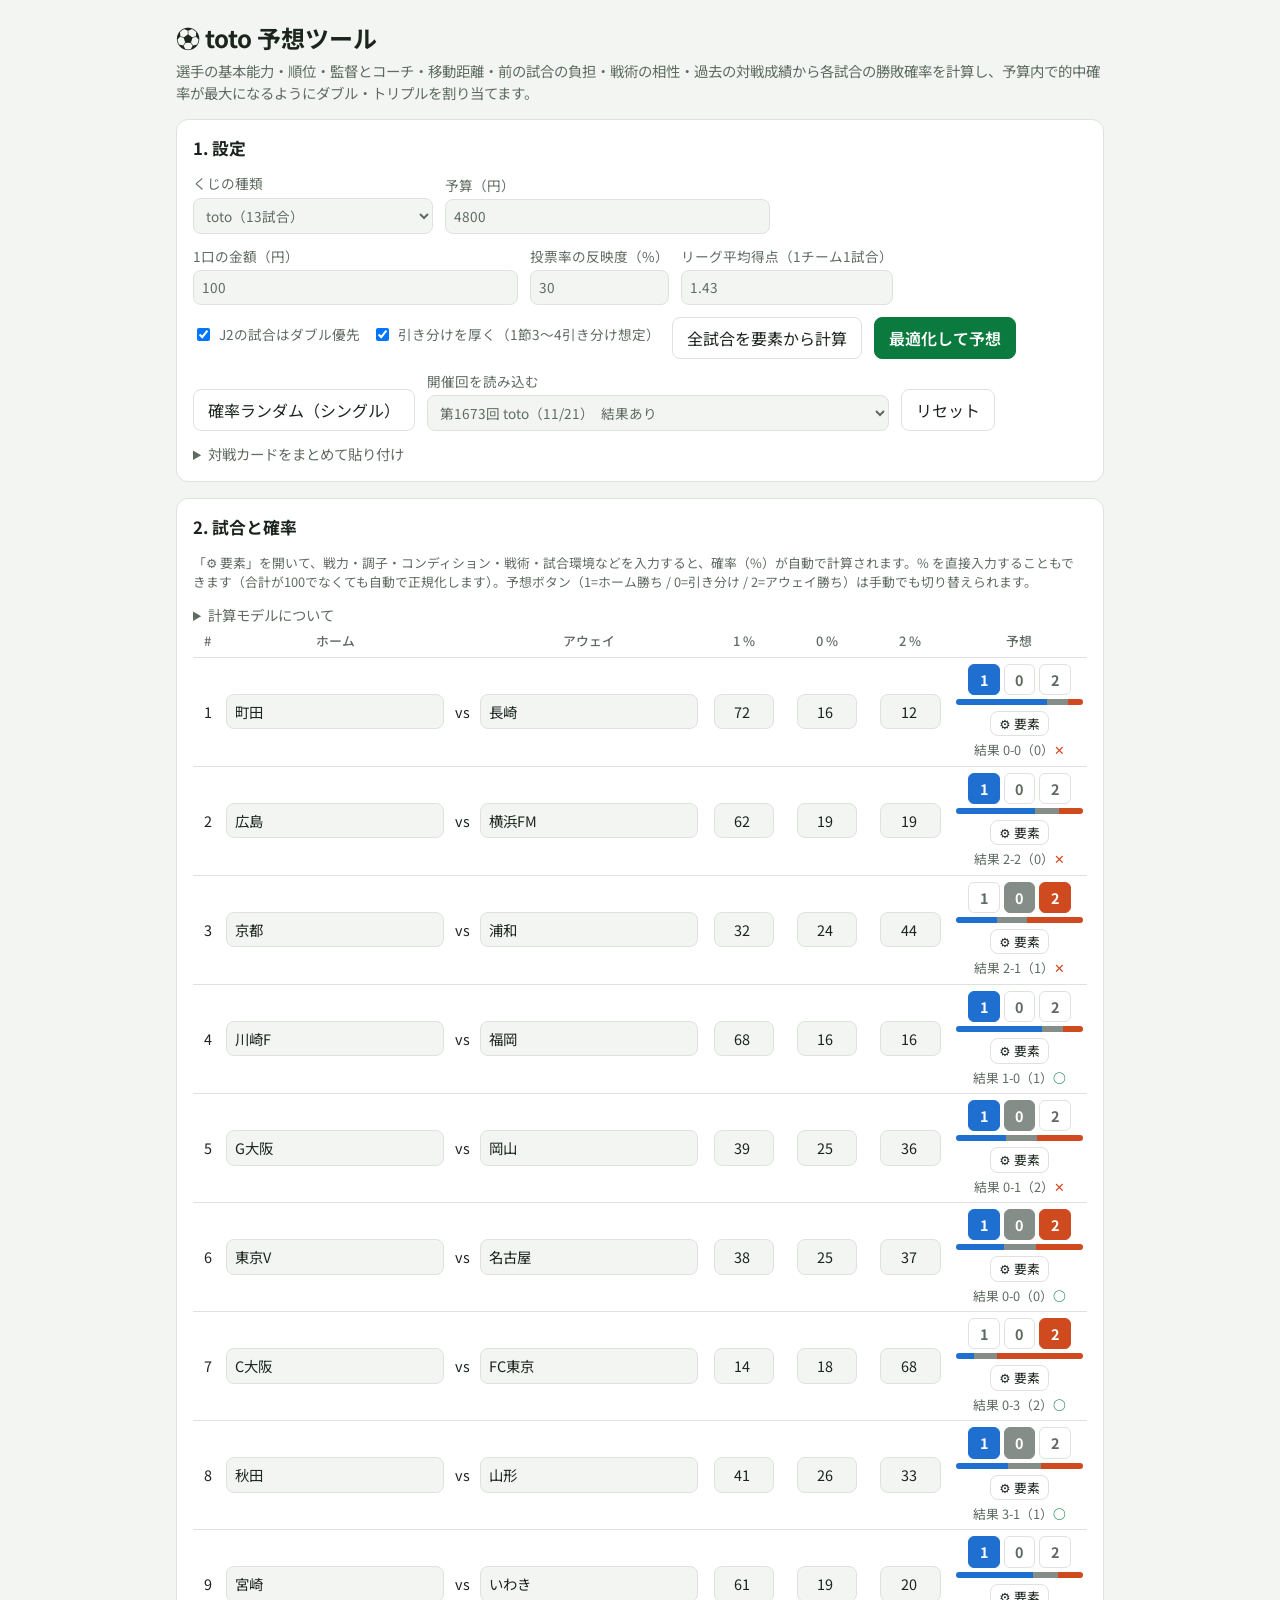
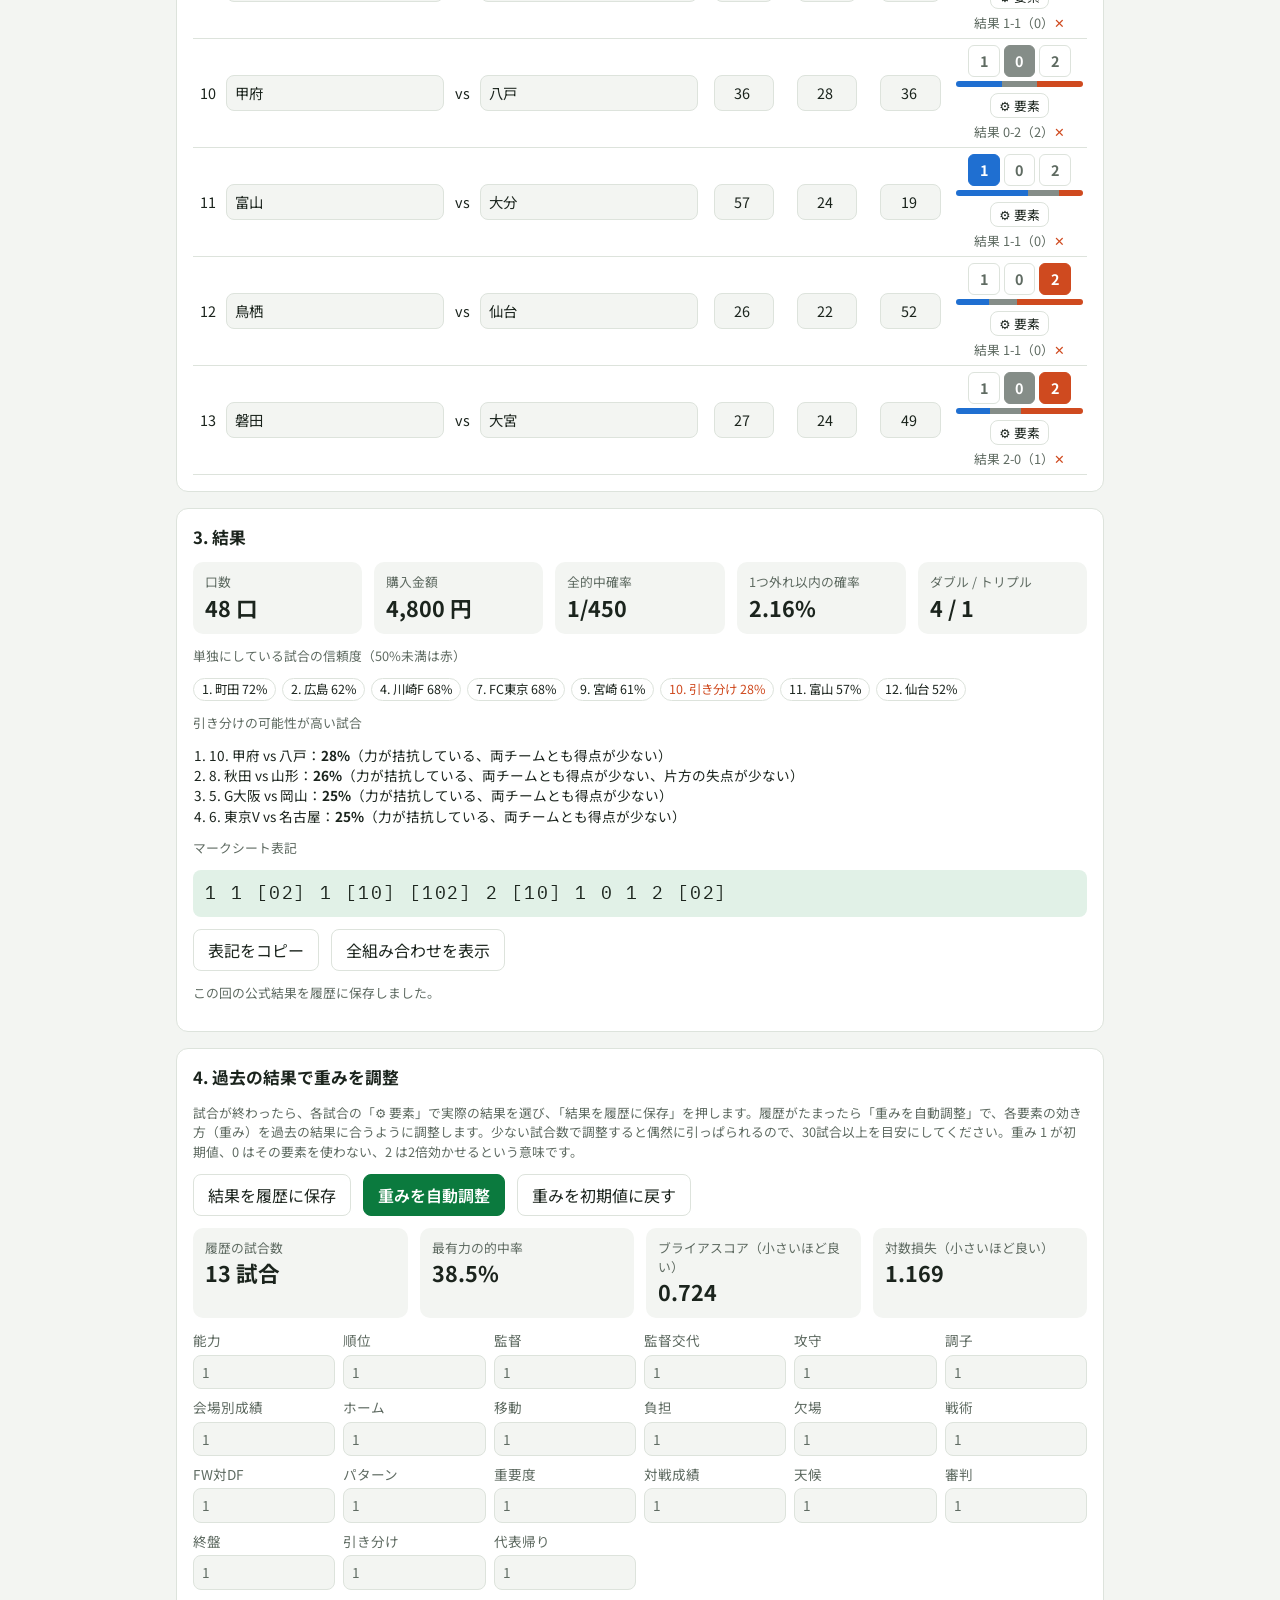
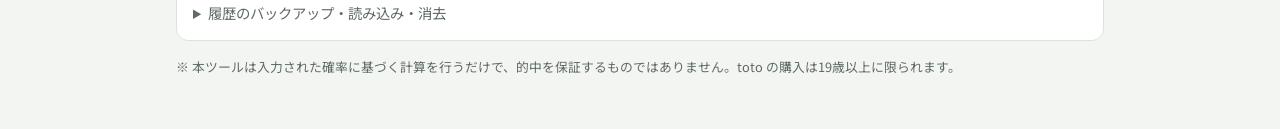
<file: index.html>
<!doctype html>
<html lang="ja">
<head>
<meta charset="utf-8">
<meta name="viewport" content="width=device-width, initial-scale=1">
<title>toto 予想ツール</title>
<meta name="claude:viewport-fit-sides" content="cover">
<link rel="stylesheet" href="https://fonts.googleapis.com/css2?family=Noto+Sans+JP:wght@400;500;700&family=IBM+Plex+Mono:wght@500&display=swap">
<style>
  /* 1画面の作業ツール：設定 → 試合ごとの要素 → 結果 の縦積み。芝のグリーンをアクセントに、1/0/2 を青・灰・朱で色分け */
  :root {
    --bg: #f3f5f2; --card: #ffffff; --text: #1b241d; --muted: #5f6b62;
    --line: #dde3dc; --accent: #0b7a3e; --accent-weak: #e1f1e7;
    --home: #1f6fd1; --draw: #858d88; --away: #cf4a1f; --warn: #a85a07;
    --font: "Noto Sans JP", system-ui, -apple-system, "Hiragino Sans", sans-serif;
    --mono: "IBM Plex Mono", ui-monospace, Menlo, Consolas, monospace;
  }
  @media (prefers-color-scheme: dark) {
    :root:not([data-theme="light"]) {
      --bg: #101511; --card: #182019; --text: #e6ece7; --muted: #9aa69d;
      --line: #2a352c; --accent: #34c27a; --accent-weak: #1a3524;
      --home: #5b9bf0; --draw: #a0a8a3; --away: #f07a55; --warn: #f0b35b;
      color-scheme: dark;
    }
  }
  :root[data-theme="dark"] {
    --bg: #101511; --card: #182019; --text: #e6ece7; --muted: #9aa69d;
    --line: #2a352c; --accent: #34c27a; --accent-weak: #1a3524;
    --home: #5b9bf0; --draw: #a0a8a3; --away: #f07a55; --warn: #f0b35b;
    color-scheme: dark;
  }
  * { box-sizing: border-box; }
  body {
    margin: 0; background: var(--bg); color: var(--text);
    font-family: var(--font);
    line-height: 1.5;
  }
  header, main {
    max-width: 960px; margin: 0 auto;
    padding-left: max(16px, env(safe-area-inset-left, 0px)); padding-right: max(16px, env(safe-area-inset-right, 0px));
  }
  header { padding-block: 20px 8px; }
  header h1 { margin: 0; font-size: 1.5rem; }
  header p { margin: 4px 0 0; color: var(--muted); font-size: .9rem; }
  main { padding-block: 8px 40px; }
  .card { background: var(--card); border: 1px solid var(--line); border-radius: 12px; padding: 16px; margin-bottom: 16px; }
  .card h2 { margin: 0 0 12px; font-size: 1.05rem; }
  .row { display: flex; flex-wrap: wrap; gap: 12px; align-items: end; }
  label { font-size: .85rem; color: var(--muted); display: flex; flex-direction: column; gap: 4px; }
  input, select, textarea, button { font: inherit; color: inherit; }
  input[type=text], input[type=number], select, textarea {
    background: var(--bg); border: 1px solid var(--line); border-radius: 8px; padding: 6px 8px;
  }
  textarea { width: 100%; min-height: 90px; }
  button {
    background: var(--card); border: 1px solid var(--line); border-radius: 8px;
    padding: 8px 14px; cursor: pointer;
  }
  button.primary { background: var(--accent); border-color: var(--accent); color: #fff; font-weight: 600; }
  button:hover { filter: brightness(1.05); }
  button:focus-visible, input:focus-visible, select:focus-visible { outline: 2px solid var(--accent); outline-offset: 1px; }
  button.danger { border-color: var(--warn); color: var(--warn); }
  details summary { cursor: pointer; color: var(--muted); font-size: .9rem; }

  table { width: 100%; border-collapse: collapse; }
  th, td { padding: 6px 4px; border-bottom: 1px solid var(--line); text-align: center; font-size: .9rem; }
  th { color: var(--muted); font-weight: 500; font-size: .8rem; }
  td.team input { width: 100%; min-width: 0; }
  td.pct input { width: 4.2em; text-align: right; }
  .picks { display: inline-flex; gap: 4px; }
  .pick {
    width: 2.2em; height: 2.2em; padding: 0; border-radius: 6px; font-weight: 700;
    color: var(--muted);
  }
  .pick.on[data-o="1"] { background: var(--home); border-color: var(--home); color: #fff; }
  .pick.on[data-o="0"] { background: var(--draw); border-color: var(--draw); color: #fff; }
  .pick.on[data-o="2"] { background: var(--away); border-color: var(--away); color: #fff; }
  .bar { display: flex; height: 6px; border-radius: 3px; overflow: hidden; margin-top: 4px; }
  .bar span:nth-child(1) { background: var(--home); }
  .bar span:nth-child(2) { background: var(--draw); }
  .bar span:nth-child(3) { background: var(--away); }
  .sumwarn { color: var(--warn); font-size: .75rem; }

  .stats { display: grid; grid-template-columns: repeat(auto-fit, minmax(150px, 1fr)); gap: 12px; }
  .stat { background: var(--bg); border-radius: 10px; padding: 10px 12px; }
  .stat .k { font-size: .8rem; color: var(--muted); }
  .stat .v { font-size: 1.35rem; font-weight: 700; font-variant-numeric: tabular-nums; }
  .ticket { font-family: var(--mono); font-size: 1.1rem; letter-spacing: .1em;
    background: var(--accent-weak); padding: 10px 12px; border-radius: 8px; word-break: break-all; }
  .note { color: var(--muted); font-size: .8rem; }
  .lines { max-height: 260px; overflow: auto; font-family: var(--mono); font-size: .85rem;
    background: var(--bg); border-radius: 8px; padding: 8px 12px; white-space: pre; }

  .fxbtn { margin-top: 6px; padding: 2px 8px; font-size: .8rem; }
  .fxbtn.on { background: var(--accent-weak); border-color: var(--accent); }
  tr.factors > td { background: var(--bg); text-align: left; padding: 12px; }
  .fx { display: grid; grid-template-columns: 1fr 1fr; gap: 12px; }
  .fx-team { display: grid; grid-template-columns: repeat(auto-fit, minmax(130px, 1fr)); gap: 8px;
    border: 1px solid var(--line); border-radius: 8px; margin: 0; padding: 8px 10px 10px; }
  .fx-team legend { font-weight: 600; padding: 0 4px; }
  .fx-team input, .fx-team select, .fx-adj select { width: 100%; background: var(--card); }
  .fx-adj { display: flex; flex-wrap: wrap; gap: 12px; align-items: end; margin-top: 10px; }
  .fx-h { grid-column: 1 / -1; font-size: .72rem; letter-spacing: .08em; color: var(--accent); font-weight: 700;
    border-top: 1px dashed var(--line); padding-top: 6px; margin-top: 2px; }
  .fx-h:first-of-type { border-top: 0; padding-top: 0; margin-top: 0; }
  label.chk { flex-direction: row; align-items: center; gap: 6px; align-self: end; padding-bottom: 6px; }
  .fx-adj input[type=number] { width: 5em; background: var(--card); }
  .fx-out { margin-top: 10px; font-size: .85rem; }
  .g3 { width: 100%; border-collapse: collapse; font-size: .88rem; }
  .g3 th, .g3 td { padding: 5px 4px; border-bottom: 1px solid var(--line); text-align: center; }
  .g3 td.t { text-align: left; font-weight: 600; }
  .g3 td.best { background: var(--accent-weak); font-weight: 700; }
  .g3 .v { color: var(--muted); font-size: .75rem; display: block; }
  .pat { display: flex; gap: 4px; }
  .pat input { width: 100%; min-width: 0; }
  .pattern { margin-top: 6px; font-size: .82rem; color: var(--muted); }
  .pattern b { color: var(--text); }
  .draw { margin-top: 6px; display: flex; flex-wrap: wrap; gap: 6px; align-items: center; }
  .draw span { background: var(--card); border: 1px dashed var(--draw); border-radius: 999px; padding: 1px 8px; font-size: .78rem; }
  .lv-高 { color: var(--warn); } .lv-中 { color: var(--text); } .lv-低 { color: var(--muted); }
  .drawlist { margin: 6px 0 0; padding-left: 1.2em; font-size: .85rem; }
  .wgrid { display: grid; grid-template-columns: repeat(auto-fill, minmax(130px, 1fr)); gap: 8px; margin-top: 12px; }
  .wgrid input { width: 100%; }
  .wgrid label.changed { color: var(--accent); }
  .fx-out b { font-variant-numeric: tabular-nums; }
  .contrib { display: flex; flex-wrap: wrap; gap: 6px; margin-top: 6px; }
  .contrib span { background: var(--card); border: 1px solid var(--line); border-radius: 999px; padding: 1px 8px; font-size: .78rem; }
  .contrib .pos { color: var(--home); } .contrib .neg { color: var(--away); }

  @media (max-width: 640px) {
    thead, td.hide-sm { display: none; }
    .fx { grid-template-columns: 1fr; }
    tbody tr.factors { display: block; }
    tbody tr.factors[hidden] { display: none; }
    tbody tr.factors > td { display: block; }
    tbody tr.match {
      display: grid; grid-template-columns: 1.6em repeat(6, minmax(0, 1fr)); gap: 6px;
      padding: 10px 0; border-bottom: 1px solid var(--line);
    }
    tbody tr.match td { border: 0; padding: 0; text-align: left; }
    tbody tr.match td:nth-child(1) { grid-column: 1; grid-row: 1; align-self: center; color: var(--muted); }
    tbody tr.match td:nth-child(2) { grid-column: 2 / 5; grid-row: 1; }
    tbody tr.match td:nth-child(4) { grid-column: 5 / 8; grid-row: 1; }
    tbody tr.match td:nth-child(5) { grid-column: 2 / 4; grid-row: 2; }
    tbody tr.match td:nth-child(6) { grid-column: 4 / 6; grid-row: 2; }
    tbody tr.match td:nth-child(7) { grid-column: 6 / 8; grid-row: 2; }
    tbody tr.match td:nth-child(8) { grid-column: 2 / 8; grid-row: 3; }
    td.pct { display: flex; align-items: center; gap: 4px; }
    td.pct::before { content: attr(data-l) "%"; color: var(--muted); font-size: .8rem; }
    td.pct input { width: 100%; }
  }
</style>
</head>
<body>
<header>
  <h1>⚽ toto 予想ツール</h1>
  <p>選手の基本能力・順位・監督とコーチ・移動距離・前の試合の負担・戦術の相性・過去の対戦成績から各試合の勝敗確率を計算し、予算内で的中確率が最大になるようにダブル・トリプルを割り当てます。</p>
</header>
<main>
  <section class="card">
    <h2>1. 設定</h2>
    <div class="row">
      <label>くじの種類
        <select id="game">
          <option value="13">toto（13試合）</option>
          <option value="5">mini toto（5試合）</option>
          <option value="3">totoGOAL3（3試合・得点予想）</option>
        </select>
      </label>
      <label>予算（円）
        <input type="number" id="budget" min="100" step="100" value="4800">
      </label>
      <label>1口の金額（円）
        <input type="number" id="unit" min="100" step="100" value="100">
      </label>
      <label>投票率の反映度（%）
        <input type="number" id="voteW" min="0" max="100" step="10" value="30">
      </label>
      <label>リーグ平均得点（1チーム1試合）
        <input type="number" id="leagueAvg" min="0.5" max="3" step="0.05" value="1.43">
      </label>
    </div>
    <div class="row" style="margin-top:12px">
      <label class="chk" style="align-self:center"><input type="checkbox" id="j2Double" checked>J2の試合はダブル優先</label>
      <label class="chk" style="align-self:center"><input type="checkbox" id="drawFocus" checked>引き分けを厚く（1節3〜4引き分け想定）</label>
      <button id="btnModelAll">全試合を要素から計算</button>
      <button id="btnOptimize" class="primary">最適化して予想</button>
      <button id="btnRandom">確率ランダム（シングル）</button>
      <label>開催回を読み込む
        <select id="roundSelect"></select>
      </label>
      <button id="btnReset">リセット</button>
    </div>
    <details style="margin-top:12px">
      <summary>対戦カードをまとめて貼り付け</summary>
      <p class="note">1行に1試合。「ホーム - アウェイ」の形式。末尾に確率を付けることもできます（例: <code>浦和 - 鹿島 45 28 27</code>）。</p>
      <textarea id="paste" placeholder="浦和 - 鹿島 45 28 27&#10;川崎F - 横浜FM&#10;..."></textarea>
      <button id="btnPaste" style="margin-top:8px">反映</button>
    </details>
  </section>

  <section class="card">
    <h2>2. 試合と確率</h2>
    <p class="note">「⚙ 要素」を開いて、戦力・調子・コンディション・戦術・試合環境などを入力すると、確率（%）が自動で計算されます。% を直接入力することもできます（合計が100でなくても自動で正規化します）。予想ボタン（1=ホーム勝ち / 0=引き分け / 2=アウェイ勝ち）は手動でも切り替えられます。</p>
    <details>
      <summary>計算モデルについて</summary>
      <ul class="note">
        <li>各チームの期待得点を「リーグ平均得点」から出発し、下の要素で増減させます。そこからポアソン分布でスコアごとの確率を出し、1/0/2 に集計します（引き分けは実際の傾向に合わせて少し上乗せ）。</li>
        <li><b>戦力</b>：基本能力（10ポイント差で期待得点比 約1.35倍）、順位（10位差で約1.16倍）、監督・コーチ（1段階差で約1.05倍）、監督交代から3試合以内（約1.05倍の上振れ）。平均得点・平均失点を入れると、攻撃力と守備力を分けて評価し、試合全体の得点の多さにも反映します。</li>
        <li><b>調子</b>：直近の結果の勝点ペースと、ホームチームのホーム成績・アウェイチームのアウェイ成績。試合数が少ないうちは平均に寄せて効果を弱めます。</li>
        <li><b>コンディション</b>：移動距離（500kmごと）、中日数と前の試合の負担による疲労。主力の欠場は GK・DF が失点増、FW が得点減、MF がその両方に効きます。</li>
        <li><b>戦術・意欲</b>：スタイル同士の相性と戦術補正、試合の重要度（消化試合は下げ、優勝・残留争いは上げる）。</li>
        <li><b>FW対DF</b>：主力FWのタイプ（裏抜け・スピード／ポスト・高さ／ドリブル・間受け）と相手CBのタイプ（大型・対人／スピード・カバー／ラインコントロール・ビルドアップ）の相性。裏抜けFWは大型CBや高いラインに強く、スピード型CBには抑えられやすい。ポスト型FWは大型CBに抑えられやすく、スピード型CBには強い。ドリブル型は大型CBに強く、ビルドアップ型（組織で守る）には抑えられやすい、としています。</li>
        <li><b>パターン</b>：今季の得点・失点を、セットプレー／クロス／崩し／カウンター／ドリブル／ロングボール／ミドル・その他に分けて件数で入れると、自分がよく点を取る形と、相手がリーグ平均より多く失点している形が重なるほど有利と評価します（例：クロスからの得点が多いチーム × クロスからの失点が多い相手）。件数が少ないうちはリーグ平均に寄せます。</li>
        <li><b>終盤（85分以降）</b>：消化試合数と85分以降の得点・失点の合計を入れると、終盤に点を取る力（自分の終盤得点と相手の終盤失点の平均）を比べます。終盤に点が動きやすいカードほど引き分けの確率を下げます。</li>
        <li><b>引き分けの分析</b>：期待総得点の少なさ、力の拮抗、両チームの得点・失点の少なさ、終盤の点の動きやすさ、過去の対戦の引き分け率、天候から、引き分けになりやすい理由を表示します。</li>
        <li><b>主審</b>：主審名を入れると、今季の担当試合でのホーム勝ち・引き分け・アウェイ勝ちの割合と平均総得点をリーグ平均（ホーム44%・引き分け26%・アウェイ30%、2.76点）と比べて反映します。試合数が少ない主審ほど効きを弱めます。</li>
        <li><b>試合環境</b>：ホームアドバンテージ（J1は約1.07倍、J2は約1.16倍。今季のtoto対象195試合の実績＝ホーム勝ち44%・引き分け20%・アウェイ勝ち36%に合わせた値）、過去の対戦成績、天候・ピッチ（雨やピッチ不良は得点が減り、ポゼッションが不利・ロングボールが有利など）、審判の傾向。</li>
        <li><b>投票率の反映</b>：toto公式の投票率を、モデルの確率に「反映度」（初期値30%）の割合で混ぜます。払戻金を狙う使い方ではなく、予測の精度を上げるための材料です（3回38試合の検証で、投票率はモデルよりわずかに予測精度が高く、30%混ぜると最も良かった）。0%にすれば使いません。</li>
        <li><b>引き分けを厚く</b>：今季のリーグ戦は1節あたり引き分けがJ1で2つ、J2で3つ出ています。買い目を決めるときだけ引き分けの確率を1.35倍に見て、引き分けを含むダブル・トリプルが選ばれやすくします（表示する確率は変えません）。</li>
        <li><b>J2はダブル優先</b>：買い目を決めるとき、J2の試合の確率を均等寄りにならしてダブルが回りやすくします（表示する確率は変えません）。今季のJ2は順位差が小さく、上位のホームでも負けるため、本命単独の的中率がJ1より低いことへの対策です。</li>
        <li>各要素の重みは「4. 過去の結果で重みを調整」で、記録した実際の結果に合わせて自動調整できます。</li>
      </ul>
    </details>
    <div style="overflow-x:auto">
      <table>
        <thead>
          <tr>
            <th>#</th><th>ホーム</th><th class="hide-sm"></th><th>アウェイ</th>
            <th>1 %</th><th>0 %</th><th>2 %</th><th>予想</th>
          </tr>
        </thead>
        <tbody id="tbody"></tbody>
      </table>
    </div>
  </section>

  <section class="card">
    <h2>3. 結果</h2>
    <div class="stats">
      <div class="stat"><div class="k">口数</div><div class="v" id="sLines">-</div></div>
      <div class="stat"><div class="k">購入金額</div><div class="v" id="sCost">-</div></div>
      <div class="stat"><div class="k">全的中確率</div><div class="v" id="sHit">-</div></div>
      <div class="stat"><div class="k">1つ外れ以内の確率</div><div class="v" id="sHit1">-</div></div>
      <div class="stat"><div class="k">ダブル / トリプル</div><div class="v" id="sDT">-</div></div>
    </div>
    <p class="note" style="margin-top:12px">単独にしている試合の信頼度（50%未満は赤）</p>
    <div class="contrib" id="singles"></div>
    <div id="goal3" style="display:none; margin-top:12px"></div>
    <p class="note" style="margin-top:12px">引き分けの可能性が高い試合</p>
    <ol class="drawlist" id="drawList"></ol>
    <p class="note" style="margin-top:12px">マークシート表記</p>
    <div class="ticket" id="ticket">-</div>
    <div class="row" style="margin-top:12px">
      <button id="btnCopy">表記をコピー</button>
      <button id="btnLines">全組み合わせを表示</button>
    </div>
    <div id="linesWrap" style="display:none; margin-top:12px">
      <div class="lines" id="lines"></div>
    </div>
    <p class="note" id="msg"></p>
  </section>

  <datalist id="refList"></datalist>
  <section class="card">
    <h2>4. 過去の結果で重みを調整</h2>
    <p class="note">試合が終わったら、各試合の「⚙ 要素」で実際の結果を選び、「結果を履歴に保存」を押します。履歴がたまったら「重みを自動調整」で、各要素の効き方（重み）を過去の結果に合うように調整します。少ない試合数で調整すると偶然に引っぱられるので、30試合以上を目安にしてください。重み 1 が初期値、0 はその要素を使わない、2 は2倍効かせるという意味です。</p>
    <div class="row">
      <button id="btnSaveHist">結果を履歴に保存</button>
      <button id="btnCalib" class="primary">重みを自動調整</button>
      <button id="btnResetW">重みを初期値に戻す</button>
    </div>
    <div class="stats" style="margin-top:12px">
      <div class="stat"><div class="k">履歴の試合数</div><div class="v" id="hN">0</div></div>
      <div class="stat"><div class="k">最有力の的中率</div><div class="v" id="hAcc">-</div></div>
      <div class="stat"><div class="k">ブライアスコア（小さいほど良い）</div><div class="v" id="hBrier">-</div></div>
      <div class="stat"><div class="k">対数損失（小さいほど良い）</div><div class="v" id="hLL">-</div></div>
    </div>
    <div class="wgrid" id="weights"></div>
    <p class="note" id="calibMsg"></p>
    <details>
      <summary>履歴のバックアップ・読み込み・消去</summary>
      <p class="note">履歴はこのブラウザにだけ保存されます。別の端末に移すときは、書き出した文字列をコピーして、移動先で貼り付けて読み込んでください。</p>
      <textarea id="histJson" placeholder="ここに書き出し／貼り付け"></textarea>
      <div class="row" style="margin-top:8px">
        <button id="btnExport">書き出し</button>
        <button id="btnImport">読み込み（追加）</button>
        <button id="btnClearHist">履歴を消去</button>
      </div>
    </details>
  </section>

  <p class="note">※ 本ツールは入力された確率に基づく計算を行うだけで、的中を保証するものではありません。toto の購入は19歳以上に限られます。</p>
</main>

<script>
(() => {
  const OUT = ["1", "0", "2"];
  const DEFAULT_P = [45, 27, 28];
  const STORE_KEY = "toto-yosou-v1";
  const $ = id => document.getElementById(id);

  const saved = load();
  let state = saved || { game: 13, budget: 4800, unit: 100, matches: [] };

  const STYLES = ["ポゼッション", "ハイプレス", "カウンター", "堅守ブロック", "ロングボール", "サイド攻撃"];
  // [有利, 不利]：左のスタイルが右のスタイルを得意とする組み合わせ
  const TACTIC_EDGES = [
    ["ハイプレス", "ポゼッション"],     // ビルドアップを高い位置で奪える
    ["カウンター", "ポゼッション"],     // 前がかりの背後を突ける
    ["ポゼッション", "ロングボール"],   // ボールを握って相手の攻撃回数を減らす
    ["カウンター", "ハイプレス"],       // プレスを剥がせば広大なスペース
    ["ロングボール", "ハイプレス"],     // プレスを頭上で回避
    ["ハイプレス", "堅守ブロック"],     // 低い位置からの組み立てを封じる
    ["堅守ブロック", "カウンター"],     // 裏のスペースを与えない
    ["サイド攻撃", "堅守ブロック"],     // 中央を固める相手を外から崩す
    ["カウンター", "サイド攻撃"],       // 上がったサイドバックの裏を使う
  ];
  const COACH = ["不安定・就任直後で浸透前", "やや物足りない", "標準", "優秀", "リーグ屈指（采配・分析・指導）"];
  const LOADS = ["低（軽め）", "中（主力フル出場）", "高（延長・過密）"];
  const ADJ = { "-2": "アウェイがかなり得意", "-1": "アウェイがやや得意", "0": "なし", "1": "ホームがやや得意", "2": "ホームがかなり得意" };

  function tacticEdge(a, b) {
    if (!a || !b) return 0;
    if (TACTIC_EDGES.some(([w, l]) => w === a && l === b)) return 1;
    if (TACTIC_EDGES.some(([w, l]) => w === b && l === a)) return -1;
    return 0;
  }

  const FACTOR_KEYS = ["能力", "順位", "監督", "監督交代", "攻守", "調子", "会場別成績", "ホーム", "移動", "負担",
    "欠場", "戦術", "FW対DF", "パターン", "重要度", "対戦成績", "天候", "審判", "終盤", "引き分け", "代表帰り"];
  // 得点・失点パターン（Football LAB などの分類をまとめたもの）と、リーグ平均のおおよその割合
  const PATTERNS = [
    ["set", "セットプレー", 0.30], ["cross", "クロス", 0.18], ["combo", "崩し（ショート・スルーパス）", 0.22],
    ["counter", "カウンター", 0.10], ["dribble", "ドリブル", 0.07], ["long", "ロングボール", 0.07], ["mid", "ミドル・その他", 0.06],
  ];
  const blankPattern = () => Object.fromEntries(PATTERNS.map(([k]) => [k, ""]));
  // 件数 → 割合。合計が少ないうちはリーグ平均に寄せる（+6件分）
  function patternShares(obj) {
    const n = PATTERNS.reduce((a, [k]) => a + (Number(obj[k]) || 0), 0);
    if (!n) return null;
    return Object.fromEntries(PATTERNS.map(([k, , avg]) => [k, ((Number(obj[k]) || 0) + 6 * avg) / (n + 6)]));
  }
  // 攻撃側の得点パターン × 守備側の失点パターン：守備側がリーグ平均より多く失点しているパターンで
  // 攻撃側がよく得点しているほど大きい（0 が平均、+ は攻撃側に有利）
  function patternMatch(att, def) {
    const a = patternShares(att.gp), d = patternShares(def.cp);
    if (!a || !d) return { v: 0, top: null };
    let v = 0, top = null;
    PATTERNS.forEach(([k, label, avg]) => {
      const edge = a[k] * (d[k] - avg) / avg;
      v += edge;
      if (!top || edge > top.edge) top = { edge, label, a: a[k], d: d[k] };
    });
    return { v: Math.max(-0.5, Math.min(0.5, v)), top };
  }
  const FW_TYPES = ["裏抜け・スピード", "ポスト・高さ", "ドリブル・間受け"];
  const CB_TYPES = ["大型・対人", "スピード・カバー", "ラインコントロール・ビルドアップ"];
  // FWのタイプ × 相手CBのタイプ：+ は攻撃側が有利、− は守備側が抑えやすい
  const FW_VS_CB = {
    "裏抜け・スピード":   { "大型・対人": 1, "スピード・カバー": -1, "ラインコントロール・ビルドアップ": 1 },
    "ポスト・高さ":       { "大型・対人": -1, "スピード・カバー": 1, "ラインコントロール・ビルドアップ": 0 },
    "ドリブル・間受け":   { "大型・対人": 1, "スピード・カバー": 0, "ラインコントロール・ビルドアップ": -1 },
  };
  function fwVsCb(fw, cb) { return fw && cb ? (FW_VS_CB[fw] || {})[cb] || 0 : 0; }
  const LATE_AVG = 0.17; // 85分以降の得点（1チーム1試合あたり）の目安
  const IMPORTANCE = [["低（消化試合）", -0.07], ["普通", 0], ["高（優勝・残留・昇格争い）", 0.04]];
  // t: 試合全体の得点の増減（log）、style: スタイルごとの有利不利
  const WEATHER = {
    "良好": { t: 0, style: {} },
    "雨": { t: -0.06, style: { "ポゼッション": -0.05, "ロングボール": 0.03, "カウンター": 0.03 } },
    "強風": { t: -0.08, style: { "ロングボール": -0.04, "ポゼッション": 0.02 } },
    "酷暑": { t: -0.05, style: { "ハイプレス": -0.05 }, heat: 1.5 },
    "ピッチ不良": { t: -0.07, style: { "ポゼッション": -0.06, "ロングボール": 0.04 } },
  };
  // 今季（2026/27 J1・J2、10/30時点 250試合）の主審別成績 [試合数, ホーム勝ち, 引き分け, アウェイ勝ち, 総得点]。Jリーグ公式記録から集計
  const REFEREES = {"木村 博之": [9, 5, 1, 3, 33], "池内 明彦": [11, 8, 1, 2, 37], "山下 良美": [6, 3, 2, 1, 21], "須谷 雄三": [7, 2, 1, 4, 22], "上田 益也": [8, 3, 0, 5, 19], "笠原 寛貴": [8, 4, 3, 1, 22], "清水 勇人": [8, 6, 0, 2, 30], "福島 孝一郎": [10, 3, 4, 3, 23], "御厨 貴文": [9, 6, 1, 2, 26], "荒木 友輔": [3, 1, 2, 0, 7], "ハルム オスマース": [3, 1, 0, 2, 13], "飯田 淳平": [7, 3, 3, 1, 18], "フロリアン エクスナー": [3, 3, 0, 0, 10], "上村 篤史": [10, 2, 2, 6, 32], "中村 太": [9, 5, 3, 1, 24], "長峯 滉希": [6, 2, 2, 2, 17], "小屋 幸栄": [10, 5, 3, 2, 29], "大橋 侑祐": [9, 4, 3, 2, 22], "傅 明": [4, 2, 2, 0, 13], "谷本 涼": [3, 0, 1, 2, 4], "高崎 航地": [5, 1, 3, 1, 10], "セサル ラモス": [3, 2, 0, 1, 10], "先立 圭吾": [3, 1, 2, 0, 9], "中井 敏博": [6, 3, 2, 1, 14], "中川 愛斗": [7, 5, 2, 0, 21], "川俣 秀": [7, 3, 2, 2, 14], "瀬田 貴仁": [6, 2, 1, 3, 17], "吉田 哲朗": [9, 6, 1, 2, 19], "田邉 裕樹": [7, 2, 1, 4, 15], "堀 善仁": [7, 3, 1, 3, 13], "小林 拓矢": [7, 3, 2, 2, 18], "窪田 陽輔": [4, 2, 1, 1, 11], "上原 直人": [5, 2, 1, 2, 15], "俵 元希": [6, 0, 2, 4, 22], "野堀 桂佑": [4, 1, 2, 1, 10], "田中 玲匡": [7, 2, 3, 2, 23], "山岡 良介": [5, 1, 1, 3, 11], "井上 知大": [4, 1, 3, 0, 5]};
  const REF_LEAGUE = { h: 0.44, d: 0.26, a: 0.30, goals: 2.76 };
  function refereeStats(name) {
    const k = String(name || "").replace(/\s+/g, "");
    const key = Object.keys(REFEREES).find(n => n.replace(/\s+/g, "") === k);
    if (!key) return null;
    const [n, h, d, a, g] = REFEREES[key], s = n / (n + 10);
    return { name: key, n, h: h / n, d: d / n, a: a / n, goals: g / n, s };
  }
  const REFEREE = {
    "標準": { t: 0, style: {} },
    "笛が多い（PK・カード多め）": { t: 0.04, style: {} },
    "流す（接触に寛容）": { t: -0.02, style: { "ハイプレス": 0.03, "ロングボール": 0.02 } },
  };

  function defaultWeights() { return Object.fromEntries(FACTOR_KEYS.map(k => [k, 1])); }
  function blankTeam(dist) {
    return { rating: 70, rank: 10, coach: 3, newCoach: false, gf: "", ga: "", form: "", venue: "",
      played: "", lateGF: "", lateGA: "", fwType: "", cbType: "", gp: blankPattern(), cp: blankPattern(), league: "", rotated: false,
      dist, rest: 7, load: 0, inj: { gk: 0, df: 0, mf: 0, fw: 0 }, imp: 1, style: "", natl: 0, natlFar: false, natlCond: 0 };
  }
  function blankFactors() {
    return { h: blankTeam(0), a: blankTeam(300), adj: 0, h2h: { hw: 0, d: 0, aw: 0 },
      weather: "良好", ref: "標準", refName: "", result: "" };
  }
  function blankMatch() {
    return { home: "", away: "", p: DEFAULT_P.slice(), pick: [true, false, false], f: blankFactors(), open: false };
  }
  function fillTeam(t, dist) {
    t = Object.assign(blankTeam(dist), t);
    t.inj = Object.assign({ gk: 0, df: 0, mf: 0, fw: 0 }, t.inj);
    t.gp = Object.assign(blankPattern(), t.gp);
    t.cp = Object.assign(blankPattern(), t.cp);
    return t;
  }
  function fillFactors(f) {
    f = Object.assign(blankFactors(), f || {});
    f.h = fillTeam(f.h, 0);
    f.a = fillTeam(f.a, 300);
    f.h2h = Object.assign({ hw: 0, d: 0, aw: 0 }, f.h2h);
    return f;
  }
  function ensureMatches() {
    while (state.matches.length < state.game) state.matches.push(blankMatch());
    state.matches.length = state.game;
    // 古い保存データに新しい項目を補う
    state.matches.forEach(m => { m.f = fillFactors(m.f); });
    state.w = Object.assign(defaultWeights(), state.w);
    if (state.leagueAvg == null || state.leagueAvg === 1.3) state.leagueAvg = 1.43;
    if (state.voteW == null) state.voteW = 0.3;
    if (!Array.isArray(state.history)) state.history = [];
  }

  const clamp = (x, lo, hi) => Math.min(hi, Math.max(lo, x));

  // 疲労度（対数スケール）：移動距離 + 中日数 + 前の試合の負担
  function fatigue(t, heat = 1) {
    // 今季のACL遠征明け9試合は7勝2分0敗。移動の効きは半分にし、控え中心なら疲労なしとする
    if (t.rotated) return { travel: 0, rest: 0 };
    const travel = 0.02 * Math.min(Math.max(0, t.dist) / 500, 4);
    const rest = t.rest <= 2 ? 0.12 : t.rest === 3 ? 0.07 : t.rest === 4 ? 0.03 : 0;
    const load = [0, 0.03, 0.07][t.load] || 0;
    return { travel: travel * heat, rest: (rest + load) * heat };
  }

  // 直近の結果（勝分負 / ○△● / WDL）→ 試合数と1試合あたり勝点
  function parseForm(s) {
    let w = 0, d = 0, l = 0;
    for (const c of String(s || "")) {
      if ("W○勝wＷ".includes(c)) w++;
      else if ("D△分dＤ".includes(c)) d++;
      else if ("L●負敗lＬ".includes(c)) l++;
    }
    const n = w + d + l;
    return { n, ppg: n ? (3 * w + d) / n : 0 };
  }
  // 「8-3-4」「8勝3分4敗」→ 試合数と1試合あたり勝点
  function parseRecord(s) {
    const v = String(s || "").match(/\d+/g);
    if (!v || v.length < 3) return { n: 0, ppg: 0 };
    const [w, d, l] = v.slice(0, 3).map(Number), n = w + d + l;
    return { n, ppg: n ? (3 * w + d) / n : 0 };
  }
  // 試合数が少ないときは平均 avg に寄せる
  const shrink = (r, avg, k) => avg + (r.ppg - avg) * r.n / (r.n + k);

  function injury(t) {
    const gk = clamp(Number(t.inj.gk) || 0, 0, 1), df = clamp(Number(t.inj.df) || 0, 0, 5);
    const mf = clamp(Number(t.inj.mf) || 0, 0, 5), fw = clamp(Number(t.inj.fw) || 0, 0, 5);
    return { att: -(0.02 * mf + 0.05 * fw), leak: 0.10 * gk + 0.04 * df + 0.02 * mf };
  }

  // 代表帰り：A代表・主力の人数ぶん疲労（長距離遠征は2倍）。代表での調子（好調/疲労）は攻撃面に反映
  // 今季10月の代表ウィーク明け初戦：招集クラブ（町田・広島・横浜FM）は2勝1分で悪影響は見えず、係数は控えめにする
  // 文献の目安：A代表主力1人あたり -0.005〜-0.012、長距離（時差7h以上・中3日以内）は2倍、好調の加点は上限 +0.01
  const NATL_FATIGUE = 0.008, NATL_FAR = 2, NATL_COND = 0.01;
  function natlEffect(t) {
    const n = clamp(Number(t.natl) || 0, 0, 6);
    if (!n) return { att: 0, leak: 0 };
    const fat = NATL_FATIGUE * n * (t.natlFar ? NATL_FAR : 1);
    const cond = NATL_COND * n * clamp(Number(t.natlCond) || 0, -1, 1);
    return { att: -fat + cond, leak: 0.5 * fat };
  }

  // 要素から期待得点と 1/0/2 の確率を計算（W: 要素ごとの重み）
  function model(f, W = state.w) {
    const L = Number(state.leagueAvg) || 1.43, H = f.h, A = f.a;
    const wx = WEATHER[f.weather] || WEATHER["良好"], rf = REFEREE[f.ref] || REFEREE["標準"];
    // r: log(ホーム期待得点 / アウェイ期待得点) への寄与（+ はホーム有利）、t: 両チーム合計の得点への寄与
    const P = {};
    const add = (k, r, t = 0) => { P[k] = { r, t }; };

    // 平均得点・失点が両チーム分あるときは、強さの二重計上を避けるため能力・順位の効きを半分にする
    const hasAD = [H, A].every(t => t.gf !== "" && t.ga !== "" && Number(t.gf) > 0);
    const kAD = hasAD ? 0.5 : 1;
    add("能力", kAD * 0.03 * (H.rating - A.rating));
    add("順位", kAD * 0.015 * (A.rank - H.rank));
    add("監督", 0.05 * (H.coach - A.coach));
    add("監督交代", 0.05 * ((H.newCoach ? 1 : 0) - (A.newCoach ? 1 : 0)));

    const atkDef = t => ({
      att: t.gf !== "" && Number(t.gf) > 0 ? 0.35 * Math.log(clamp(Number(t.gf), 0.2, 4) / L) : 0,
      leak: t.ga !== "" && Number(t.ga) > 0 ? 0.35 * Math.log(clamp(Number(t.ga), 0.2, 4) / L) : 0,
    });
    const ah = atkDef(H), aa = atkDef(A);
    add("攻守", (ah.att + aa.leak) - (aa.att + ah.leak), ah.att + aa.leak + aa.att + ah.leak);

    add("調子", 0.08 * (shrink(parseForm(H.form), 1.4, 2) - shrink(parseForm(A.form), 1.4, 2)));
    add("会場別成績", 0.10 * ((shrink(parseRecord(H.venue), 1.6, 6) - 1.6) - (shrink(parseRecord(A.venue), 1.15, 6) - 1.15)));
    // 今季のtoto対象195試合（第1644〜1664回）：ホーム勝ち44%・引き分け20%・アウェイ勝ち36%、平均得点ホーム1.48・アウェイ1.38
    // J2 はホーム勝ちが多い（今季 J1 41% / J2 54%）
    const homeAdv = H.league === "J2" ? 0.15 : 0.07;
    add("ホーム", homeAdv, homeAdv);

    const fh = fatigue(H, wx.heat), fa = fatigue(A, wx.heat);
    add("移動", fa.travel - fh.travel, -0.2 * (fh.travel + fa.travel));
    add("負担", fa.rest - fh.rest, -0.2 * (fh.rest + fa.rest));

    const ih = injury(H), ia = injury(A);
    add("欠場", (ih.att + ia.leak) - (ia.att + ih.leak), ih.att + ia.leak + ia.att + ih.leak);

    add("戦術", 0.07 * (tacticEdge(H.style, A.style) + Number(f.adj || 0)));
    add("重要度", (IMPORTANCE[H.imp] || IMPORTANCE[1])[1] - (IMPORTANCE[A.imp] || IMPORTANCE[1])[1]);

    const { hw, d: hd, aw } = f.h2h, n = hw + hd + aw;
    add("対戦成績", 0.4 * (hw - aw) / (n + 4));
    add("天候", (wx.style[H.style] || 0) - (wx.style[A.style] || 0), wx.t);
    const rs = refereeStats(f.refName);
    // 主審の今季成績：ホーム寄り/アウェイ寄り、得点の多さ（試合数が少ないうちは弱める）
    add("審判", (rf.style[H.style] || 0) - (rf.style[A.style] || 0) + (rs ? 0.4 * rs.s * ((rs.h - rs.a) - (REF_LEAGUE.h - REF_LEAGUE.a)) : 0),
      rf.t + (rs ? 0.5 * rs.s * Math.log(rs.goals / REF_LEAGUE.goals) : 0));

    // 主力FWのタイプと相手CBのタイプの相性（例：裏抜けFW × 大型CB は攻撃側が有利）
    const mh = fwVsCb(H.fwType, A.cbType), ma = fwVsCb(A.fwType, H.cbType);
    add("FW対DF", 0.06 * (mh - ma), 0.03 * (mh + ma));

    // 得点パターン × 相手の失点パターンの噛み合わせ
    const ph_ = patternMatch(H, A), pa_ = patternMatch(A, H);
    add("パターン", 0.35 * (ph_.v - pa_.v), 0.15 * (ph_.v + pa_.v));

    // 終盤（85分以降）：自分の終盤得点と相手の終盤失点の平均を「終盤に点を取る力」とする
    const late = lateRates(H, A);
    add("終盤", 0.6 * (late.h - late.a));

    // 代表帰り（疲労は得点を減らし失点を増やす。調子は攻撃面）
    const nh = natlEffect(H), na = natlEffect(A);
    add("代表帰り", (nh.att + na.leak) - (na.att + nh.leak), nh.att + na.leak + na.att + nh.leak);

    let R = 0, T = 0;
    const parts = {};
    Object.entries(P).forEach(([k, v]) => {
      const w = W[k] ?? 1;
      R += w * v.r; T += w * v.t; parts[k] = w * v.r;
    });
    const lh = L * Math.exp((T + R) / 2), la = L * Math.exp((T - R) / 2);
    // 引き分けの上乗せ（引き分けが多いカードはさらに上げる）
    // 終盤に点が動きやすいカードは引き分けが崩れやすい
    // 今季の引き分け率：J1 24%・J2 27%（3回分の検証でもモデルの引き分けは2〜3ポイント低めだった）
    const drawBase = (H.league === "J2" ? 1.05 : 0.95);
    const drawBoost = Math.pow(drawBase * (1 + 0.6 * (hd - 0.24 * n) / (n + 4)) * (rs ? 1 + 0.8 * rs.s * (rs.d - REF_LEAGUE.d) / REF_LEAGUE.d : 1), W["引き分け"] ?? 1)
      * Math.pow(Math.exp(-0.8 * (late.h + late.a - 2 * LATE_AVG)), W["終盤"] ?? 1);

    const ph = [], pa = [];
    for (let i = 0, eh = Math.exp(-lh), ea = Math.exp(-la); i <= 10; i++) {
      ph.push(eh); pa.push(ea); eh *= lh / (i + 1); ea *= la / (i + 1);
    }
    let w = 0, d = 0, a = 0, best = { p: -1 };
    for (let i = 0; i <= 10; i++) for (let j = 0; j <= 10; j++) {
      const v = ph[i] * pa[j] * (i === j ? drawBoost : 1);
      if (i > j) w += v; else if (i === j) d += v; else a += v;
      if (v > best.p) best = { p: v, s: `${i}-${j}` };
    }
    const tot = w + d + a;
    return { lh, la, R, score: best.s, parts, late, pattern: { h: ph_, a: pa_ }, probs: [w / tot, d / tot, a / tot] };
  }

  // 85分以降の得点・失点 → 1試合あたり（試合数が少ないうちは目安値に寄せる）
  function lateRate(count, played) {
    const c = Number(count), g = Number(played);
    if (count === "" || played === "" || !(g > 0) || !(c >= 0)) return LATE_AVG;
    return (c + LATE_AVG * 3) / (g + 3);
  }
  function lateRates(H, A) {
    return {
      h: (lateRate(H.lateGF, H.played) + lateRate(A.lateGA, A.played)) / 2,
      a: (lateRate(A.lateGF, A.played) + lateRate(H.lateGA, H.played)) / 2,
    };
  }

  // 引き分けになりやすさの分析（理由つき）
  function drawAnalysis(f, r) {
    const why = [], L = Number(state.leagueAvg) || 1.3;
    const num = v => v === "" ? null : Number(v);
    const total = r.lh + r.la;
    if (total < 2 * L * 0.9) why.push(`期待総得点が ${total.toFixed(2)} と少ない`);
    else if (total > 2 * L * 1.15) why.push(`期待総得点が ${total.toFixed(2)} と多く、引き分けにくい`);
    if (Math.abs(r.R) < 0.12) why.push("力が拮抗している");
    if (f.h.rank && f.a.rank && Math.abs(f.h.rank - f.a.rank) <= 3 && f.h.rank <= 8 && f.a.rank <= 8) why.push("上位同士の接戦（守り合いになりやすい）");
    else if (Math.abs(r.R) > 0.5) why.push("力の差が大きく、引き分けにくい");
    const gfH = num(f.h.gf), gfA = num(f.a.gf), gaH = num(f.h.ga), gaA = num(f.a.ga);
    if (gfH != null && gfA != null && gfH < L * 0.9 && gfA < L * 0.9) why.push("両チームとも得点が少ない");
    else if ((gfH != null && gfH < L * 0.85) || (gfA != null && gfA < L * 0.85)) why.push("片方の得点が少ない");
    if (gaH != null && gaA != null && gaH < L * 0.85 && gaA < L * 0.85) why.push("両チームとも失点が少ない");
    else if ((gaH != null && gaH < L * 0.8) || (gaA != null && gaA < L * 0.8)) why.push("片方の失点が少ない");
    const lt = r.late.h + r.late.a;
    if (lt > 2 * LATE_AVG * 1.25) why.push("85分以降に点が動きやすく、引き分けが崩れやすい");
    else if (lt < 2 * LATE_AVG * 0.8) why.push("85分以降に点が動きにくい");
    const { hw, d, aw } = f.h2h, n = hw + d + aw;
    if (n >= 3 && d / n >= 0.4) why.push(`過去の対戦で引き分けが多い（${d}/${n}）`);
    if (["雨", "強風", "ピッチ不良"].includes(f.weather)) why.push(`${f.weather}で得点が減りやすい`);
    const p0 = r.probs[1];
    const level = p0 >= 0.29 ? "高" : p0 >= 0.26 ? "中" : "低";
    return { p0, level, why };
  }

  // 最終確率：モデルに、公式の投票率を「反映度」の割合で混ぜる（3回38試合の検証では投票率の予測精度がモデルよりわずかに高く、混ぜると少し改善した）
  function finalProbs(f, vote) {
    const r = model(f);
    let p = r.probs;
    const w = clamp(Number(state.voteW ?? 0.3), 0, 1);
    if (vote && !vote.h && w > 0) {
      const s = vote[0] + vote[1] + vote[2];
      if (s > 0) p = p.map((x, k) => (1 - w) * x + w * vote[k] / s);
    }
    return { ...r, final: p, pct: roundPct(p), voteW: vote && !vote.h ? w : 0 };
  }

  // 合計がちょうど 100 になるように整数 % へ丸める
  function roundPct(v) {
    const raw = v.map(x => x * 100), fl = raw.map(Math.floor);
    let rest = 100 - fl.reduce((a, b) => a + b, 0);
    raw.map((x, k) => [x - fl[k], k]).sort((a, b) => b[0] - a[0]).forEach(([, k]) => { if (rest-- > 0) fl[k]++; });
    return fl;
  }

  function applyModel(m) { m.p = finalProbs(m.f, m.vote).pct; }

  // ---- 履歴による重みの調整 ----
  function evalHistory(W) {
    const H = state.history, n = H.length;
    if (!n) return null;
    let ll = 0, br = 0, hit = 0;
    H.forEach(h => {
      const p = model(h.f, W).probs;
      ll -= Math.log(Math.max(p[h.result], 1e-9));
      br += p.reduce((s, x, k) => s + (x - (k === h.result ? 1 : 0)) ** 2, 0);
      if (p.indexOf(Math.max(...p)) === h.result) hit++;
    });
    return { n, ll: ll / n, brier: br / n, acc: hit / n };
  }

  // 対数損失 + 初期値 1 から離れすぎないための罰則 を最小化（座標ごとの探索）
  function calibrate() {
    const keys = FACTOR_KEYS;
    const loss = W => {
      let s = 0;
      state.history.forEach(h => { s -= Math.log(Math.max(model(h.f, W).probs[h.result], 1e-9)); });
      keys.forEach(k => { s += 2 * (W[k] - 1) ** 2; });
      return s;
    };
    let W = { ...state.w }, cur = loss(W);
    for (const step of [0.5, 0.25, 0.1, 0.05]) {
      for (let it = 0; it < 10; it++) {
        let improved = false;
        keys.forEach(k => {
          for (const dlt of [step, -step]) {
            const v = Math.round(clamp(W[k] + dlt, 0, 3) * 100) / 100;
            if (v === W[k]) continue;
            const W2 = { ...W, [k]: v }, l = loss(W2);
            if (l < cur - 1e-9) { cur = l; W = W2; improved = true; }
          }
        });
        if (!improved) break;
      }
    }
    state.w = W;
  }

  function load() {
    try { return JSON.parse(localStorage.getItem(STORE_KEY)); } catch { return null; }
  }
  function save() {
    try { localStorage.setItem(STORE_KEY, JSON.stringify(state)); } catch {}
  }

  // 正規化された確率 [p1, p0, p2]
  function probs(m) {
    const v = m.p.map(x => Math.max(0, Number(x) || 0));
    const s = v[0] + v[1] + v[2];
    return s > 0 ? v.map(x => x / s) : [1 / 3, 1 / 3, 1 / 3];
  }

  function render() {
    $("game").value = String(state.game);
    $("budget").value = state.budget;
    $("unit").value = state.unit;
    $("leagueAvg").value = state.leagueAvg;
    $("voteW").value = Math.round((state.voteW ?? 0.3) * 100);
    $("j2Double").checked = state.j2Double !== false;
    $("drawFocus").checked = state.drawFocus !== false;
    if ($("roundSelect").querySelector(`option[value="${state.sampleId}"]`)) $("roundSelect").value = state.sampleId || "";
    renderCalib();
    const tb = $("tbody");
    tb.innerHTML = "";
    state.matches.forEach((m, i) => {
      const tr = document.createElement("tr");
      tr.className = "match";
      const pr = probs(m);
      const raw = m.p.reduce((a, b) => a + (Number(b) || 0), 0);
      tr.innerHTML = `
        <td>${i + 1}</td>
        <td class="team"><input type="text" data-f="home" placeholder="ホーム" value="${esc(m.home)}"></td>
        <td class="hide-sm">vs</td>
        <td class="team"><input type="text" data-f="away" placeholder="アウェイ" value="${esc(m.away)}"></td>
        ${[0, 1, 2].map(k => `<td class="pct" data-l="${OUT[k]}"><input type="number" min="0" max="100" data-p="${k}" value="${m.p[k]}"></td>`).join("")}
        <td>
          <div class="picks">${OUT.map((o, k) =>
            `<button class="pick${m.pick[k] ? " on" : ""}" data-o="${o}" data-k="${k}" title="${(pr[k] * 100).toFixed(1)}%">${o}</button>`).join("")}</div>
          <div class="bar">${pr.map(x => `<span style="width:${x * 100}%"></span>`).join("")}</div>
          ${Math.round(raw) !== 100 ? `<div class="sumwarn">合計 ${raw}%</div>` : ""}
          <button class="fxbtn${m.open ? " on" : ""}">⚙ 要素</button>${resultBadge(m)}
        </td>`;
      tr.querySelector(".fxbtn").addEventListener("click", () => { m.open = !m.open; save(); render(); });
      tr.querySelectorAll("input[data-f]").forEach(inp =>
        inp.addEventListener("input", () => { m[inp.dataset.f] = inp.value; save(); }));
      tr.querySelectorAll("input[data-p]").forEach(inp =>
        inp.addEventListener("change", () => { m.p[+inp.dataset.p] = Number(inp.value) || 0; save(); render(); }));
      tr.querySelectorAll(".pick").forEach(btn =>
        btn.addEventListener("click", () => {
          const k = +btn.dataset.k;
          m.pick[k] = !m.pick[k];
          if (!m.pick.some(Boolean)) m.pick[k] = true; // 最低1つは選択
          save(); render();
        }));
      tb.appendChild(tr);
      tb.appendChild(factorRow(m));
    });
    summarize();
  }

  // 履歴にある公式結果を表示（的中なら ○）
  function resultBadge(m) {
    const h = state.history.find(x => x.round === state.sampleId && x.home === m.home && x.away === m.away);
    if (!h) return "";
    const hit = m.pick[h.result];
    return `<div class="note" style="margin-top:4px">結果 ${esc(h.score || "")}（${OUT[h.result]}）${hit ? "<b style=\"color:var(--accent)\">○</b>" : "<b style=\"color:var(--away)\">✕</b>"}</div>`;
  }

  function factorRow(m) {
    const tr = document.createElement("tr");
    tr.className = "factors";
    tr.hidden = !m.open;
    const r = finalProbs(m.f, m.vote);
    const da = drawAnalysis(m.f, r);
    const sign = x => (x >= 0 ? "+" : "−") + Math.abs(x).toFixed(2);
    const opt = (list, cur) => list.map(([v, l]) => `<option value="${esc(v)}"${String(cur) === String(v) ? " selected" : ""}>${esc(l)}</option>`).join("");
    const teamForm = (side, name) => {
      const t = m.f[side];
      const num = (k, v, attrs = "") => `<input type="number" data-s="${side}" data-k="${k}" value="${esc(v)}" ${attrs}>`;
      const txt = (k, v, ph) => `<input type="text" data-s="${side}" data-k="${k}" value="${esc(v)}" placeholder="${ph}">`;
      const sel = (k, list, cur) => `<select data-s="${side}" data-k="${k}">${opt(list, cur)}</select>`;
      const cnt = n => Array.from({ length: n + 1 }, (_, i) => [i, `${i}人`]);
      return `<fieldset class="fx-team"><legend>${esc(name)}</legend>
        <div class="fx-h">戦力</div>
        <label>基本能力（0〜100）${num("rating", t.rating, 'min="0" max="100"')}</label>
        <label>順位${num("rank", t.rank, 'min="1" max="40"')}</label>
        <label>リーグ${sel("league", [["", "未設定"], ["J1", "J1"], ["J2", "J2"], ["J3", "J3"], ["その他", "その他"]], t.league)}</label>
        <label>平均得点${num("gf", t.gf, 'min="0" step="0.1" placeholder="未入力"')}</label>
        <label>平均失点${num("ga", t.ga, 'min="0" step="0.1" placeholder="未入力"')}</label>
        <label>消化試合数${num("played", t.played, 'min="0" placeholder="未入力"')}</label>
        <label>85分以降の得点（合計）${num("lateGF", t.lateGF, 'min="0" placeholder="未入力"')}</label>
        <label>85分以降の失点（合計）${num("lateGA", t.lateGA, 'min="0" placeholder="未入力"')}</label>
        <label>監督・コーチ${sel("coach", COACH.map((c, k) => [k + 1, `${k + 1}：${c}`]), t.coach)}</label>
        <label class="chk"><input type="checkbox" data-s="${side}" data-k="newCoach"${t.newCoach ? " checked" : ""}>監督交代から3試合以内</label>
        <div class="fx-h">調子</div>
        <label>直近の結果（古い順）${txt("form", t.form, "例: 勝勝分負勝")}</label>
        <label>${side === "h" ? "ホームでの成績" : "アウェイでの成績"}（勝-分-敗）${txt("venue", t.venue, "例: 8-3-4")}</label>
        <div class="fx-h">コンディション</div>
        <label>移動距離（km）${num("dist", t.dist, 'min="0" step="50"')}</label>
        <label>中日数${num("rest", t.rest, 'min="1" max="30"')}</label>
        <label>前の試合の負担${sel("load", LOADS.map((l, k) => [k, l]), t.load)}</label>
        <label class="chk"><input type="checkbox" data-s="${side}" data-k="rotated"${t.rotated ? " checked" : ""}>前の試合は控え中心（疲労なし）</label>
        <label>代表帰りの主力（人数）${sel("natl", cnt(6), t.natl || 0)}</label>
        <label class="chk"><input type="checkbox" data-s="${side}" data-k="natlFar"${t.natlFar ? " checked" : ""}>代表は長距離遠征（時差あり）</label>
        <label>代表での調子${sel("natlCond", [[1, "好調（得点・好評）"], [0, "普通・不明"], [-1, "疲労・負傷気味"]], t.natlCond || 0)}</label>
        <label>主力の欠場：GK${sel("inj.gk", cnt(1), t.inj.gk)}</label>
        <label>主力の欠場：DF${sel("inj.df", cnt(5), t.inj.df)}</label>
        <label>主力の欠場：MF${sel("inj.mf", cnt(5), t.inj.mf)}</label>
        <label>主力の欠場：FW${sel("inj.fw", cnt(5), t.inj.fw)}</label>
        <div class="fx-h">戦術・意欲</div>
        <label>戦術スタイル${sel("style", [["", "未設定"]].concat(STYLES.map(st => [st, st])), t.style)}</label>
        <label>主力FWのタイプ${sel("fwType", [["", "未設定"]].concat(FW_TYPES.map(x => [x, x])), t.fwType)}</label>
        <label>CBのタイプ${sel("cbType", [["", "未設定"]].concat(CB_TYPES.map(x => [x, x])), t.cbType)}</label>
        <div class="fx-h">得点・失点パターン（今季の件数）</div>
        ${PATTERNS.map(([k, label]) => `<label>${label}<span class="pat">
          <input type="number" min="0" data-s="${side}" data-k="gp.${k}" value="${esc(t.gp[k])}" placeholder="得点" title="得点">
          <input type="number" min="0" data-s="${side}" data-k="cp.${k}" value="${esc(t.cp[k])}" placeholder="失点" title="失点"></span></label>`).join("")}
        <label>試合の重要度${sel("imp", IMPORTANCE.map(([l], k) => [k, l]), t.imp)}</label>
      </fieldset>`;
    };
    const edge = tacticEdge(m.f.h.style, m.f.a.style);
    const edgeText = !m.f.h.style || !m.f.a.style ? "スタイル未設定"
      : edge > 0 ? `${m.f.h.style} は ${m.f.a.style} が得意（ホーム有利）`
      : edge < 0 ? `${m.f.a.style} は ${m.f.h.style} が得意（アウェイ有利）` : "スタイル相性は互角";
    const pc = v => (v * 100).toFixed(0) + "%";
    tr.innerHTML = `<td colspan="8">
      <div class="fx">${teamForm("h", m.home || "ホーム")}${teamForm("a", m.away || "アウェイ")}</div>
      <div class="fx-adj">
        <label>戦術補正（選手の特徴や相手の弱点など）<select data-adj>${Object.keys(ADJ).sort((a, b) => b - a).map(k =>
          `<option value="${k}"${String(m.f.adj) === k ? " selected" : ""}>${Number(k) > 0 ? "+" : ""}${k}：${ADJ[k]}</option>`).join("")}</select></label>
        <span class="note">相性：${edgeText}</span>
      </div>
      <div class="fx-adj">
        <span class="note" style="align-self:center">過去の対戦成績（直近）</span>
        ${[["hw", `${m.home || "ホーム"}の勝ち`], ["d", "引き分け"], ["aw", `${m.away || "アウェイ"}の勝ち`]].map(([k, l]) =>
          `<label>${esc(l)}<input type="number" min="0" max="50" data-h="${k}" value="${m.f.h2h[k]}"></label>`).join("")}
      </div>
      <div class="fx-adj">
        <label>天候・ピッチ<select data-m="weather">${opt(Object.keys(WEATHER).map(k => [k, k]), m.f.weather)}</select></label>
        <label>審判の傾向<select data-m="ref">${opt(Object.keys(REFEREE).map(k => [k, k]), m.f.ref)}</select></label>
        <label>主審名（今季成績を反映）<input type="text" data-m="refName" list="refList" value="${esc(m.f.refName)}" placeholder="例: 池内 明彦"></label>
        ${(() => { const rs = refereeStats(m.f.refName); return rs ? `<span class="note">${esc(rs.name)}：${rs.n}試合 ホーム${Math.round(rs.h * 100)}% 分${Math.round(rs.d * 100)}% アウェイ${Math.round(rs.a * 100)}% 平均${rs.goals.toFixed(2)}点</span>` : m.f.refName ? `<span class="note">今季の担当記録なし</span>` : ""; })()}
      </div>
      <div class="fx-adj">
        <label>実際の結果（試合後）<select data-m="result">${opt([["", "未入力"]].concat(OUT.map((o, k) => [k, o])), m.f.result)}</select></label>
      </div>
      <div class="fx-out">
        ${[m.f.h, m.f.a].some(t => t.news) ? `<div class="note">${[[m.home, m.f.h], [m.away, m.f.a]].filter(([, t]) => t.news).map(([n, t]) => `【${esc(n)}】${esc(t.news)}`).join("　")}</div>` : ""}
        ${m.vote && !m.vote.h ? `投票率 1: <b>${m.vote[0]}%</b>　0: <b>${m.vote[1]}%</b>　2: <b>${m.vote[2]}%</b>${r.voteW ? `（反映度 ${Math.round(r.voteW * 100)}%で混合）` : ""}<br>` : ""}
        期待得点 <b>${r.lh.toFixed(2)} − ${r.la.toFixed(2)}</b> ／ 最も可能性が高いスコア <b>${r.score}</b><br>
        モデル 1: <b>${pc(r.probs[0])}</b>　0: <b>${pc(r.probs[1])}</b>　2: <b>${pc(r.probs[2])}</b>
        ${patternText(m, r)}
        <div class="draw">引き分けの可能性：<b class="lv-${da.level}">${da.level}</b>（${pc(da.p0)}）
          ${da.why.length ? da.why.map(w => `<span>${esc(w)}</span>`).join("") : `<span>目立つ要因なし</span>`}</div>
        <div class="contrib">${Object.entries(r.parts).filter(([k, v]) => k === "ホーム" || Math.abs(v) > 0.005).map(([k, v]) =>
          `<span class="${v > 0.005 ? "pos" : v < -0.005 ? "neg" : ""}">${k} ${sign(v)}</span>`).join("")}
          <span class="note">（＋はホーム有利、−はアウェイ有利）</span></div>
      </div>
    </td>`;
    const update = () => { applyModel(m); save(); render(); };
    tr.querySelectorAll("[data-h]").forEach(el => el.addEventListener("change", () => {
      m.f.h2h[el.dataset.h] = Math.max(0, Math.floor(Number(el.value) || 0)); update();
    }));
    tr.querySelectorAll("[data-m]").forEach(el => el.addEventListener("change", () => {
      const k = el.dataset.m;
      m.f[k] = k === "result" ? (el.value === "" ? "" : Number(el.value)) : el.value;
      if (k === "refName") { applyModel(m); save(); render(); return; }
      if (k === "result") { save(); return; }
      update();
    }));
    tr.querySelectorAll("[data-s]").forEach(el => el.addEventListener("change", () => {
      const t = m.f[el.dataset.s], k = el.dataset.k;
      if (k.startsWith("inj.")) t.inj[k.slice(4)] = Number(el.value);
      else if (k.startsWith("gp.") || k.startsWith("cp.")) t[k.slice(0, 2)][k.slice(3)] = el.value;
      else if (k === "newCoach" || k === "rotated" || k === "natlFar") t[k] = el.checked;
      else if (k === "natlCond") t[k] = clamp(Number(el.value) || 0, -1, 1);
      else if (["style", "fwType", "cbType", "form", "venue", "gf", "ga", "played", "lateGF", "lateGA", "league"].includes(k)) t[k] = el.value;
      else t[k] = Math.max(0, Number(el.value) || 0);
      update();
    }));
    tr.querySelector("[data-adj]").addEventListener("change", e => { m.f.adj = Number(e.target.value); update(); });
    return tr;
  }

  function patternText(m, r) {
    const line = (name, opp, pm) => {
      if (!pm.top) return "";
      const t = pm.top, pc = x => Math.round(x * 100) + "%";
      return `<div>${esc(name)}の攻撃 × ${esc(opp)}の守備：<b>${pm.v >= 0 ? "+" : "−"}${Math.abs(pm.v).toFixed(2)}</b>` +
        `（最も噛み合うのは <b>${t.label}</b>：${esc(name)}の得点の${pc(t.a)}、${esc(opp)}の失点の${pc(t.d)}）</div>`;
    };
    const h = line(m.home || "ホーム", m.away || "アウェイ", r.pattern.h), a = line(m.away || "アウェイ", m.home || "ホーム", r.pattern.a);
    return h || a ? `<div class="pattern">${h}${a}</div>` : "";
  }

  function renderCalib() {
    const ev = evalHistory(state.w);
    $("hN").textContent = state.history.length + " 試合";
    $("hAcc").textContent = ev ? (ev.acc * 100).toFixed(1) + "%" : "-";
    $("hBrier").textContent = ev ? ev.brier.toFixed(3) : "-";
    $("hLL").textContent = ev ? ev.ll.toFixed(3) : "-";
    const g = $("weights");
    g.innerHTML = FACTOR_KEYS.map(k =>
      `<label class="${state.w[k] !== 1 ? "changed" : ""}">${k}<input type="number" min="0" max="3" step="0.05" data-w="${k}" value="${state.w[k]}"></label>`).join("");
    g.querySelectorAll("[data-w]").forEach(el => el.addEventListener("change", () => {
      state.w[el.dataset.w] = clamp(Number(el.value) || 0, 0, 3);
      state.matches.forEach(applyModel); save(); render();
    }));
  }

  function esc(s) {
    return String(s).replace(/[&<>"']/g, c => ({ "&": "&amp;", "<": "&lt;", ">": "&gt;", '"': "&quot;", "'": "&#39;" }[c]));
  }

  // 選択中の予想が当たる確率（試合ごと）
  function coverProb(m) {
    const pr = probs(m);
    return m.pick.reduce((s, on, k) => s + (on ? pr[k] : 0), 0);
  }

  function summarize() {
    const counts = state.matches.map(m => m.pick.filter(Boolean).length);
    const lines = counts.reduce((a, b) => a * b, 1);
    const cost = lines * state.unit;
    const q = state.matches.map(coverProb);
    const hit = q.reduce((a, b) => a * b, 1);
    // ちょうど k 試合外れる確率を DP で計算
    let dp = [1];
    q.forEach(x => {
      const nd = new Array(dp.length + 1).fill(0);
      dp.forEach((v, j) => { nd[j] += v * x; nd[j + 1] += v * (1 - x); });
      dp = nd;
    });
    const hit1 = dp[0] + (dp[1] || 0);
    const d = counts.filter(c => c === 2).length, t = counts.filter(c => c === 3).length;

    $("sLines").textContent = lines.toLocaleString() + " 口";
    $("sCost").textContent = cost.toLocaleString() + " 円";
    $("sCost").style.color = cost > state.budget ? "var(--warn)" : "";
    $("sHit").textContent = fmtP(hit);
    $("sHit1").textContent = fmtP(hit1);
    $("sDT").textContent = `${d} / ${t}`;
    $("ticket").textContent = state.matches.map(m =>
      m.pick.map((on, k) => on ? OUT[k] : "").join("")).map(s => s.length > 1 ? `[${s}]` : s).join(" ");
    $("msg").textContent = cost > state.budget ? `予算を ${(cost - state.budget).toLocaleString()} 円オーバーしています。` : "";
    if ($("linesWrap").style.display !== "none") showLines();
    renderDrawList();
    renderGoal3();
    $("singles").innerHTML = state.matches.map((m, i) => {
      if (m.pick.filter(Boolean).length !== 1) return "";
      const k = m.pick.indexOf(true), pr = probs(m)[k];
      return `<span class="${pr < 0.5 ? "neg" : ""}">${i + 1}. ${esc(k === 0 ? m.home : k === 2 ? m.away : "引き分け") || OUT[k]} ${Math.round(pr * 100)}%</span>`;
    }).join("") || `<span class="note">単独の試合はありません</span>`;
  }

  // ポアソン分布から 0 / 1 / 2 / 3点以上 の確率
  function goalDist(l) {
    const p0 = Math.exp(-l), p1 = p0 * l, p2 = p1 * l / 2;
    return [p0, p1, p2, Math.max(0, 1 - p0 - p1 - p2)];
  }
  function renderGoal3() {
    const box = $("goal3");
    if (state.game !== 3) { box.style.display = "none"; return; }
    box.style.display = "";
    const pc = x => (x * 100).toFixed(0) + "%";
    const rows = [];
    let combo = 1;
    state.matches.forEach((m, i) => {
      const r = finalProbs(m.f);
      [["h", m.home || "ホーム", r.lh], ["a", m.away || "アウェイ", r.la]].forEach(([side, name, l]) => {
        const d = goalDist(l), best = d.indexOf(Math.max(...d)), v = m.vote && m.vote[side];
        combo *= d[best];
        rows.push(`<tr><td class="t">${i + 1}. ${esc(name)}<span class="v">期待 ${l.toFixed(2)}点</span></td>` +
          d.map((x, k) => `<td class="${k === best ? "best" : ""}">${pc(x)}${v ? `<span class="v">投票 ${v[k].toFixed(1)}%</span>` : ""}</td>`).join("") + `</tr>`);
      });
    });
    box.innerHTML = `<p class="note">totoGOAL3：各チームの90分間の得点（0 / 1 / 2 / 3点以上）。色付きが最有力。下段は公式の投票率。</p>
      <table class="g3"><thead><tr><th>チーム</th><th>0点</th><th>1点</th><th>2点</th><th>3点以上</th></tr></thead><tbody>${rows.join("")}</tbody></table>
      <p class="note">最有力だけで買った場合（シングル1口）に6つすべて当たる確率：<b>${fmtP(combo)}</b></p>`;
  }

  function renderDrawList() {
    const list = state.matches.map((m, i) => {
      const r = finalProbs(m.f);
      return { i, m, p0: probs(m)[1], da: drawAnalysis(m.f, r) };
    }).sort((a, b) => b.p0 - a.p0).slice(0, 4);
    $("drawList").innerHTML = list.map(({ i, m, p0, da }) =>
      `<li>${i + 1}. ${esc(m.home || "ホーム")} vs ${esc(m.away || "アウェイ")}：<b>${(p0 * 100).toFixed(0)}%</b>` +
      (da.why.length ? `（${da.why.map(esc).join("、")}）` : "") + `</li>`).join("");
  }

  function fmtP(p) {
    if (p >= 0.01) return (p * 100).toFixed(2) + "%";
    if (p <= 0) return "0%";
    return "1/" + Math.round(1 / p).toLocaleString();
  }

  // 予算内で全的中確率を最大化（口数 = 2^a × 3^b ごとの最良値を DP で厳密に求める）
  function optimize() {
    const maxLines = Math.floor(state.budget / state.unit);
    if (maxLines < 1) { $("msg").textContent = "予算が1口分に足りません。"; return; }
    // J2 は今季の予想的中率が低い（順位差が小さく上位のホームも負ける）ので、
    // 買い目を決めるときだけ確率を均等寄りにならして、ダブルが J2 に回りやすくする
    const J2_FLATTEN = 0.25;
    const order = state.matches.map(m => {
      let pr = probs(m);
      if (state.j2Double !== false && [m.f.h.league, m.f.a.league].includes("J2"))
        pr = pr.map(x => (1 - J2_FLATTEN) * x + J2_FLATTEN / 3);
      // 今季のリーグ戦は1節あたり引き分け2〜4試合。買い目を決めるときだけ引き分けを1.35倍に見て、
      // 引き分けを含むダブル・トリプルが選ばれやすくする（表示する確率は変えない）
      if (state.drawFocus !== false) { const d = pr[1] * 1.35, k = (1 - d) / (pr[0] + pr[2]); pr = [pr[0] * k, d, pr[2] * k]; }
      return [0, 1, 2].sort((a, b) => pr[b] - pr[a]).map(k => ({ k, p: pr[k] }));
    });
    // dp: 口数 -> { lp: log(的中確率), levels: 各試合の選択数 }
    let dp = new Map([[1, { lp: 0, levels: [] }]]);
    order.forEach(o => {
      const cum = [o[0].p, o[0].p + o[1].p, 1];
      const nd = new Map();
      dp.forEach((v, lines) => {
        for (let lv = 1; lv <= 3; lv++) {
          const nl = lines * lv;
          if (nl > maxLines) break;
          const lp = v.lp + Math.log(Math.max(cum[lv - 1], 1e-12));
          const cur = nd.get(nl);
          if (!cur || lp > cur.lp) nd.set(nl, { lp, levels: v.levels.concat(lv) });
        }
      });
      dp = nd;
    });
    let best = null;
    dp.forEach((v, lines) => {
      if (!best || v.lp > best.lp + 1e-12 || (Math.abs(v.lp - best.lp) <= 1e-12 && lines < best.lines))
        best = { ...v, lines };
    });
    state.matches.forEach((m, i) => {
      m.pick = [false, false, false];
      order[i].slice(0, best.levels[i]).forEach(o => { m.pick[o.k] = true; });
    });
    save(); render();
  }

  function randomPick() {
    state.matches.forEach(m => {
      const pr = probs(m);
      let r = Math.random(), k = 0;
      while (k < 2 && r >= pr[k]) { r -= pr[k]; k++; }
      m.pick = [false, false, false];
      m.pick[k] = true;
    });
    save(); render();
  }

  function showLines() {
    const opts = state.matches.map(m => OUT.filter((_, k) => m.pick[k]));
    const total = opts.reduce((a, o) => a * o.length, 1);
    const LIMIT = 2000;
    let out = [];
    const rec = (i, acc) => {
      if (out.length >= LIMIT) return;
      if (i === opts.length) { out.push(acc.join(" ")); return; }
      opts[i].forEach(o => rec(i + 1, acc.concat(o)));
    };
    rec(0, []);
    $("lines").textContent = out.map((s, i) => String(i + 1).padStart(5) + ": " + s).join("\n") +
      (total > LIMIT ? `\n…ほか ${(total - LIMIT).toLocaleString()} 口` : "");
  }

  function applyPaste() {
    const rows = $("paste").value.split(/\r?\n/).map(s => s.trim()).filter(Boolean);
    rows.slice(0, state.game).forEach((row, i) => {
      const m = state.matches[i];
      const nums = (row.match(/(\d+(?:\.\d+)?)\s+(\d+(?:\.\d+)?)\s+(\d+(?:\.\d+)?)\s*$/) || []);
      let teams = nums.length ? row.slice(0, row.length - nums[0].length) : row;
      const parts = teams.split(/\s*(?:-|－|ー|vs\.?|VS|対|×)\s*/).filter(Boolean);
      m.home = (parts[0] || "").trim();
      m.away = (parts[1] || "").trim();
      if (nums.length) m.p = [Number(nums[1]), Number(nums[2]), Number(nums[3])];
    });
    save(); render();
  }

  $("game").addEventListener("change", e => { state.game = +e.target.value; ensureMatches(); save(); render(); });
  $("budget").addEventListener("change", e => { state.budget = Math.max(0, +e.target.value || 0); save(); summarize(); });
  $("unit").addEventListener("change", e => { state.unit = Math.max(1, +e.target.value || 100); save(); summarize(); });
  $("btnOptimize").addEventListener("click", optimize);
  $("j2Double").addEventListener("change", e => { state.j2Double = e.target.checked; save(); optimize(); });
  $("drawFocus").addEventListener("change", e => { state.drawFocus = e.target.checked; save(); optimize(); });
  $("voteW").addEventListener("change", e => {
    state.voteW = clamp((Number(e.target.value) || 0) / 100, 0, 1); state.matches.forEach(applyModel); save(); render();
  });
  $("leagueAvg").addEventListener("change", e => {
    state.leagueAvg = clamp(Number(e.target.value) || 1.43, 0.5, 3); state.matches.forEach(applyModel); save(); render();
  });
  $("btnSaveHist").addEventListener("click", () => {
    const done = state.matches.filter(m => m.f.result !== "");
    if (!done.length) { $("calibMsg").textContent = "実際の結果が入力された試合がありません。各試合の「⚙ 要素」で結果を選んでください。"; return; }
    const date = new Date().toISOString().slice(0, 10);
    done.forEach(m => {
      const f = JSON.parse(JSON.stringify(m.f));
      const result = f.result; delete f.result;
      state.history.push({ date, home: m.home, away: m.away, f, result });
      m.f.result = "";
    });
    save(); render();
    $("calibMsg").textContent = `${done.length} 試合を履歴に保存しました。`;
  });
  $("btnCalib").addEventListener("click", () => {
    const n = state.history.length;
    if (!n) { $("calibMsg").textContent = "履歴がありません。先に試合結果を保存してください。"; return; }
    const before = evalHistory(state.w);
    calibrate();
    const after = evalHistory(state.w);
    state.matches.forEach(applyModel); save(); render();
    $("calibMsg").textContent = `${n} 試合で調整しました。対数損失 ${before.ll.toFixed(3)} → ${after.ll.toFixed(3)}` +
      (n < 30 ? "（試合数が少ないので、調整結果は参考程度にしてください）" : "");
  });
  $("btnResetW").addEventListener("click", () => {
    state.w = defaultWeights(); state.matches.forEach(applyModel); save(); render();
    $("calibMsg").textContent = "重みを初期値に戻しました。";
  });
  $("btnExport").addEventListener("click", () => {
    $("histJson").value = JSON.stringify({ history: state.history, w: state.w });
    $("histJson").select();
    $("calibMsg").textContent = "書き出しました。テキストをコピーして保存してください。";
  });
  $("btnImport").addEventListener("click", () => {
    try {
      const d = JSON.parse($("histJson").value);
      const list = Array.isArray(d) ? d : d.history;
      if (!Array.isArray(list)) throw new Error();
      const ok = list.filter(h => h && h.f && [0, 1, 2].includes(h.result)).map(h => ({ ...h, f: fillFactors(h.f) }));
      state.history.push(...ok);
      if (d.w && !Array.isArray(d)) state.w = Object.assign(defaultWeights(), d.w);
      state.matches.forEach(applyModel); save(); render();
      $("calibMsg").textContent = `${ok.length} 試合を読み込みました。`;
    } catch {
      $("calibMsg").textContent = "読み込めませんでした。書き出した文字列をそのまま貼り付けてください。";
    }
  });
  let clearArmed = null;
  $("btnClearHist").addEventListener("click", () => {
    const btn = $("btnClearHist");
    if (!clearArmed) {
      btn.textContent = "もう一度押すと履歴を消去"; btn.classList.add("danger");
      clearArmed = setTimeout(() => { clearArmed = null; btn.textContent = "履歴を消去"; btn.classList.remove("danger"); }, 4000);
      return;
    }
    clearTimeout(clearArmed); clearArmed = null;
    btn.textContent = "履歴を消去"; btn.classList.remove("danger");
    state.history = []; save(); render();
    $("calibMsg").textContent = "履歴を消去しました。";
  });
  $("btnModelAll").addEventListener("click", () => { state.matches.forEach(applyModel); save(); render(); });
  $("btnRandom").addEventListener("click", randomPick);
  $("btnPaste").addEventListener("click", applyPaste);
  // confirm() が使えない環境もあるので、2回押しで確定
  let resetArmed = null;
  $("btnReset").addEventListener("click", () => {
    const btn = $("btnReset");
    if (!resetArmed) {
      btn.textContent = "もう一度押すと全消去"; btn.classList.add("danger");
      resetArmed = setTimeout(() => { resetArmed = null; btn.textContent = "リセット"; btn.classList.remove("danger"); }, 4000);
      return;
    }
    clearTimeout(resetArmed); resetArmed = null;
    btn.textContent = "リセット"; btn.classList.remove("danger");
    state = { ...state, budget: 1600, unit: 100, matches: [] };
    ensureMatches(); save(); render();
    $("msg").textContent = "すべての入力を消去しました。";
  });
  $("btnCopy").addEventListener("click", async () => {
    try { await navigator.clipboard.writeText($("ticket").textContent); $("msg").textContent = "コピーしました。"; }
    catch {
      const r = document.createRange(); r.selectNodeContents($("ticket"));
      const sel = getSelection(); sel.removeAllRanges(); sel.addRange(r);
      $("msg").textContent = "自動コピーできなかったので表記を選択しました。手動でコピーしてください。";
    }
  });
  $("btnLines").addEventListener("click", () => {
    const w = $("linesWrap");
    const show = w.style.display === "none";
    w.style.display = show ? "" : "none";
    $("btnLines").textContent = show ? "組み合わせを隠す" : "全組み合わせを表示";
    if (show) showLines();
  });

  // 第1665回（2026/10/24・25）の対象試合（公式の試合番号順）。10/23 時点の順位・勝点・得失点差・直近結果・移動距離から作成
  const SAMPLE_ID = "1665";
  // [ホーム, アウェイ, ホーム[順位, 勝点, 試合数, 得失点差], アウェイ[...], 移動km, 中日数, ホーム直近, アウェイ直近, ホームFW欠場, アウェイMF欠場]
  const WEEK = [
    ["広島", "清水", [3, 23, 11, 15], [11, 14, 11, -6], 600, 3, "負", "負", 0, 0],
    ["鹿島", "柏", [6, 20, 11, 5], [5, 22, 11, 5], 80, 3, "分", "分", 1, 0],
    ["神戸", "町田", [4, 22, 11, 7], [1, 26, 11, 20], 480, 3, "負", "勝勝勝", 0, 0],
    ["C大阪", "千葉", [13, 13, 11, -7], [19, 6, 11, -12], 520, 4, "分", "負", 0, 0],
    ["FC東京", "水戸", [2, 24, 11, 13], [16, 9, 11, -4], 140, 4, "勝勝勝勝勝分", "負負負負負", 0, 0],
    ["東京V", "福岡", [20, 5, 11, -14], [18, 7, 11, -6], 1100, 3, "負負分", "負", 0, 0],
    ["G大阪", "京都", [15, 10, 11, -7], [17, 9, 11, -8], 40, 3, "負負勝", "分", 0, 0],
    ["名古屋", "横浜FM", [12, 13, 11, -4], [9, 17, 11, 4], 280, 4, "分", "分分分", 0, 1],
    ["川崎F", "岡山", [7, 19, 11, 6], [10, 16, 11, -1], 650, 4, "勝", "勝", 0, 0],
    ["浦和", "長崎", [8, 18, 11, -3], [14, 12, 11, -3], 1000, 4, "勝勝", "勝", 0, 0],
    ["秋田", "今治", [17, 13, 12, -1], [19, 11, 12, -10], 1000, 4, "負負負", "負", 0, 0],
    ["鳥栖", "八戸", [12, 14, 12, -3], [15, 14, 12, -10], 1500, 4, "", "勝", 0, 0],
    ["富山", "札幌", [3, 22, 12, 12], [14, 14, 12, -4], 900, 4, "勝", "勝勝", 0, 0],
  ];
  // 追加の要素（ホームチーム名ごと）。平均得点・失点は判明したチームのみ、天候は 10/23〜24 発表の予報
  // スタイルは各クラブの一般的な戦い方からの目安
  const WEEK_EXTRA = {
    "広島": { weather: "雨", h: { gf: 25, ga: 10, style: "ハイプレス" } },
    "鹿島": { weather: "雨", h: { gf: 23, ga: 18, cbType: "大型・対人", fwType: "ポスト・高さ" }, a: { gf: 22, ga: 17, style: "ポゼッション", fwType: "裏抜け・スピード" }, h2h: { hw: 4, d: 0, aw: 0 } },
    "神戸": { weather: "雨", h: { gf: 18, ga: 11, style: "ハイプレス" }, a: { gf: 30, ga: 10, style: "ロングボール" } },
    "G大阪": { weather: "雨" },
    "名古屋": { weather: "雨", h: { gf: 13, ga: 17 }, h2h: { hw: 3, d: 0, aw: 2 } },
    "浦和": { h: { gf: 20, ga: 23 } },
    "C大阪": { weather: "雨" },
    "FC東京": { h: { gf: 21, ga: 8 } },
    "川崎F": { h: { gf: 23, ga: 17, style: "ポゼッション" }, a: { style: "堅守ブロック" } },
    "富山": { h: { gf: 23, ga: 11 }, a: { gf: 15, ga: 19 } },
    "秋田": { h: { gf: 13, ga: 14 }, a: { gf: 15, ga: 25 } },
    "鳥栖": { weather: "雨", h: { gf: 12, ga: 15 }, a: { gf: 10, ga: 20 } },
  };
  function loadSample() {
    // 勝点ペースと得失点差から基本能力を作り、試合数が少ないぶん平均 72 に寄せる
    const rating = ([, pts, g, gd]) => Math.round(72 + 0.6 * ((62 + 7 * pts / g + 3 * gd / g) - 72));
    state.game = 13;
    state.sampleId = SAMPLE_ID;
    state.matches = WEEK.map(([home, away, hs, as, dist, rest, hf, af, hfw, amf]) => {
      const m = blankMatch();
      m.home = home; m.away = away;
      Object.assign(m.f.h, { rating: rating(hs), rank: hs[0], rest, form: hf });
      Object.assign(m.f.a, { rating: rating(as), rank: as[0], dist, rest, form: af });
      m.f.h.inj.fw = hfw; m.f.a.inj.mf = amf;
      const x = WEEK_EXTRA[home] || {}, g = hs[2];
      if (x.weather) m.f.weather = x.weather;
      if (x.h2h) m.f.h2h = { ...x.h2h };
      // 総得点・総失点 → 1試合平均
      for (const [side, src] of [["h", x.h], ["a", x.a]]) {
        if (!src) continue;
        if (src.gf != null) { m.f[side].gf = String(+(src.gf / g).toFixed(2)); m.f[side].ga = String(+(src.ga / g).toFixed(2)); }
        if (src.style) m.f[side].style = src.style;
        if (src.fwType) m.f[side].fwType = src.fwType;
        if (src.cbType) m.f[side].cbType = src.cbType;
        if (src.gp) Object.assign(m.f[side].gp, src.gp);
        if (src.cp) Object.assign(m.f[side].cp, src.cp);
      }
      return m;
    });
    state.matches.forEach(applyModel);
    optimize();
    $("msg").textContent = "第1665回（10/24・25）の対象試合を、10/23時点の順位・勝点・得失点差・直近の結果・移動距離から入力しています。平均得点・失点（判明分）、天候予報、主なクラブの戦術スタイルも入れています。過去の対戦成績は鹿島 vs 柏（直近4戦）と名古屋 vs 横浜FM（直近5戦）のみ。会場別成績は未入力です。";
  }
  // 公式くじ結果（0=ホーム勝ち, 1=引き分け, 2=アウェイ勝ち）。読み込み時に履歴へ保存する（同じ回は重複させない）
  const ROUND_RESULTS = {
    "1673": { date: "2026-11-21", scores: ["0-0", "2-2", "2-1", "1-0", "0-1", "0-0", "0-3", "3-1", "1-1", "0-2", "1-1", "1-1", "2-0"],
      results: [1, 1, 0, 0, 2, 1, 2, 0, 1, 2, 1, 1, 0] },
    "1666": { date: "2026-10-28", goal3: true, scores: ["1-3", "4-3", "1-1"], results: [2, 0, 1] },
    "1672": { date: "2026-11-15", scores: ["1-1", "1-1", "3-2", "5-4", "1-3", "1-6", "1-2", "4-0", "0-2", "2-3", "2-2", "1-0", "2-1"],
      results: [1, 1, 0, 0, 2, 2, 2, 0, 2, 2, 1, 0, 0] },
    "1671": { date: "2026-11-11", goal3: true, scores: ["2-3", "0-1", "2-0"], results: [2, 2, 0] },
    "1670": { date: "2026-11-08", scores: ["0-1", "1-1", "1-1", "2-0", "2-1", "0-2", "2-2", "2-3", "1-0", "0-0", "1-2", "0-1", "1-2"],
      results: [2, 1, 1, 0, 0, 2, 1, 2, 0, 1, 2, 2, 2] },
    "1668": { date: "2026-11-01", scores: ["0-4", "0-3", "3-1", "4-1", "4-0", "2-0", "3-0", "1-2", "0-0", "4-2", "1-2", "2-3", "2-0"],
      results: [2, 2, 0, 0, 0, 0, 0, 2, 1, 0, 2, 2, 0] },
    "1665": { date: "2026-10-25", scores: ["4-0", "2-3", "0-0", "2-2", "6-0", "3-1", "2-2", "1-1", "2-1", "1-0", "1-0", "2-0", "0-1"],
      results: [0, 2, 1, 1, 0, 0, 1, 1, 0, 0, 0, 0, 2] },
  };
  function saveRoundToHistory(id) {
    const R = ROUND_RESULTS[id];
    if (!R || R.goal3 || state.history.some(h => h.round === id)) return false;
    state.matches.forEach((m, i) => {
      const f = JSON.parse(JSON.stringify(m.f)); delete f.result;
      state.history.push({ round: id, date: R.date, home: m.home, away: m.away, score: R.scores[i], f, result: R.results[i] });
    });
    return true;
  }
  function loadAnyRound(id) {
    if (id === "1665") {
      loadSample();
      if (saveRoundToHistory("1665")) { save(); render(); $("msg").textContent += " 第1665回の公式結果を履歴に保存しました。"; }
    } else loadRound(id);
    $("roundSelect").value = id;
  }

  // 公式サイト・Football LAB から取得した回ごとのデータ
  const ROUNDS = {
 "1666": {
  "label": "第1666回 totoGOAL3（10/28 ルヴァン杯4回戦）",
  "game": 3,
  "kind": "goal3",
  "note": "ルヴァンカップ1stラウンド4回戦（1発勝負、引き分けは延長→PK。GOAL3は90分の得点）。順位・得点・失点・直近5試合はJリーグ公式（10/25）、得点・失点パターンはFootball LAB（10/22）、投票率はtoto公式（10/25 17:31）。",
  "matches": [
   {
    "home": "水戸",
    "away": "C大阪",
    "h": {
     "rating": 69,
     "rank": 17,
     "gf": 1.09,
     "ga": 1.45,
     "form": "負負負負負",
     "rest": 2,
     "load": 1,
     "played": 11,
     "gp": {
      "set": 3,
      "cross": 1,
      "combo": 2,
      "counter": 0,
      "dribble": 2,
      "long": 0,
      "mid": 4
     },
     "cp": {
      "set": 4,
      "cross": 3,
      "combo": 6,
      "counter": 0,
      "dribble": 0,
      "long": 0,
      "mid": 3
     }
    },
    "a": {
     "rating": 70,
     "rank": 12,
     "gf": 1.0,
     "ga": 1.58,
     "form": "負分分負分",
     "rest": 2,
     "load": 1,
     "played": 12,
     "gp": {
      "set": 1,
      "cross": 0,
      "combo": 3,
      "counter": 0,
      "dribble": 2,
      "long": 1,
      "mid": 3
     },
     "cp": {
      "set": 1,
      "cross": 4,
      "combo": 6,
      "counter": 0,
      "dribble": 1,
      "long": 0,
      "mid": 5
     },
     "dist": 500
    },
    "weather": "良好",
    "imp": 1,
    "vote": {
     "h": [
      30.76,
      36.0,
      19.58,
      13.66
     ],
     "a": [
      20.0,
      32.43,
      29.83,
      17.74
     ]
    },
    "avg5": [
     1.8,
     1.6
    ]
   },
   {
    "home": "横浜FM",
    "away": "広島",
    "h": {
     "rating": 73,
     "rank": 9,
     "gf": 1.33,
     "ga": 1.0,
     "form": "分勝分分分",
     "rest": 2,
     "load": 1,
     "played": 12,
     "gp": {
      "set": 2,
      "cross": 3,
      "combo": 5,
      "counter": 0,
      "dribble": 0,
      "long": 0,
      "mid": 5
     },
     "cp": {
      "set": 2,
      "cross": 2,
      "combo": 3,
      "counter": 0,
      "dribble": 0,
      "long": 0,
      "mid": 4
     }
    },
    "a": {
     "rating": 78,
     "rank": 2,
     "gf": 2.42,
     "ga": 0.83,
     "form": "勝勝勝負勝",
     "rest": 3,
     "load": 1,
     "played": 12,
     "gp": {
      "set": 5,
      "cross": 4,
      "combo": 6,
      "counter": 0,
      "dribble": 2,
      "long": 0,
      "mid": 8
     },
     "cp": {
      "set": 2,
      "cross": 2,
      "combo": 6,
      "counter": 0,
      "dribble": 0,
      "long": 0,
      "mid": 0
     },
     "dist": 650
    },
    "weather": "良好",
    "imp": 1,
    "vote": {
     "h": [
      24.66,
      34.29,
      25.88,
      15.17
     ],
     "a": [
      17.83,
      29.42,
      30.85,
      21.9
     ]
    },
    "avg5": [
     1.2,
     2.0
    ]
   },
   {
    "home": "名古屋",
    "away": "浦和",
    "h": {
     "rating": 70,
     "rank": 11,
     "gf": 1.17,
     "ga": 1.5,
     "form": "負負勝勝分",
     "rest": 2,
     "load": 1,
     "played": 12,
     "gp": {
      "set": 3,
      "cross": 3,
      "combo": 4,
      "counter": 0,
      "dribble": 0,
      "long": 0,
      "mid": 3
     },
     "cp": {
      "set": 1,
      "cross": 2,
      "combo": 7,
      "counter": 0,
      "dribble": 3,
      "long": 0,
      "mid": 4
     }
    },
    "a": {
     "rating": 73,
     "rank": 6,
     "gf": 1.75,
     "ga": 1.92,
     "form": "負勝負勝勝",
     "rest": 2,
     "load": 1,
     "played": 12,
     "gp": {
      "set": 6,
      "cross": 8,
      "combo": 2,
      "counter": 0,
      "dribble": 0,
      "long": 0,
      "mid": 4
     },
     "cp": {
      "set": 3,
      "cross": 7,
      "combo": 7,
      "counter": 0,
      "dribble": 2,
      "long": 0,
      "mid": 4
     },
     "dist": 250
    },
    "weather": "良好",
    "imp": 1,
    "vote": {
     "h": [
      20.53,
      32.46,
      28.43,
      18.58
     ],
     "a": [
      21.52,
      33.46,
      27.65,
      17.37
     ]
    },
    "avg5": [
     2.4,
     2.2
    ]
   }
  ]
 },
 "1668": {
  "label": "第1668回 toto（10/31・11/1）",
  "game": 13,
  "kind": "toto",
  "note": "対象試合・投票率・対戦成績はtoto公式（10/30 15:09）、順位・得点・失点・直近5試合はJリーグ公式、得点・失点パターンはFootball LAB（10/26・27更新）。ルヴァン杯（10/28）とACL（10/27・28）に出たチームは中2〜3日で、延長・PKまで戦ったチームは負担「高」。",
  "matches": [
   {
    "home": "岡山",
    "away": "FC東京",
    "h": {
     "rating": 71,
     "rank": 10,
     "gf": 1.25,
     "ga": 1.42,
     "form": "負負負勝負",
     "rest": 6,
     "load": 0,
     "played": 12,
     "league": "J1",
     "gp": {
      "set": 1,
      "cross": 3,
      "combo": 6,
      "counter": 0,
      "dribble": 0,
      "long": 2,
      "mid": 3
     },
     "cp": {
      "set": 5,
      "cross": 1,
      "combo": 4,
      "counter": 0,
      "dribble": 2,
      "long": 3,
      "mid": 2
     }
    },
    "a": {
     "rating": 78,
     "rank": 2,
     "gf": 2.25,
     "ga": 0.67,
     "form": "勝勝勝分勝",
     "rest": 6,
     "load": 0,
     "played": 12,
     "league": "J1",
     "gp": {
      "set": 7,
      "cross": 6,
      "combo": 6,
      "counter": 0,
      "dribble": 2,
      "long": 0,
      "mid": 6
     },
     "cp": {
      "set": 3,
      "cross": 1,
      "combo": 1,
      "counter": 0,
      "dribble": 0,
      "long": 0,
      "mid": 3
     },
     "dist": 500
    },
    "weather": "良好",
    "imp": 1,
    "vote": [
     14.61,
     16.17,
     69.22
    ],
    "h2h": {
     "hw": 1,
     "d": 0,
     "aw": 3
    },
    "date": "10/31"
   },
   {
    "home": "水戸",
    "away": "広島",
    "h": {
     "rating": 68,
     "rank": 17,
     "gf": 1.0,
     "ga": 1.83,
     "form": "負負負負負",
     "rest": 2,
     "load": 1,
     "played": 12,
     "league": "J1",
     "gp": {
      "set": 3,
      "cross": 1,
      "combo": 2,
      "counter": 0,
      "dribble": 2,
      "long": 0,
      "mid": 4
     },
     "cp": {
      "set": 6,
      "cross": 5,
      "combo": 6,
      "counter": 0,
      "dribble": 1,
      "long": 0,
      "mid": 4
     }
    },
    "a": {
     "rating": 78,
     "rank": 3,
     "gf": 2.42,
     "ga": 0.83,
     "form": "勝勝勝負勝",
     "rest": 2,
     "load": 1,
     "played": 12,
     "league": "J1",
     "gp": {
      "set": 5,
      "cross": 5,
      "combo": 8,
      "counter": 0,
      "dribble": 3,
      "long": 0,
      "mid": 8
     },
     "cp": {
      "set": 2,
      "cross": 2,
      "combo": 6,
      "counter": 0,
      "dribble": 0,
      "long": 0,
      "mid": 0
     },
     "dist": 750
    },
    "weather": "良好",
    "imp": 1,
    "vote": [
     10.68,
     12.19,
     77.13
    ],
    "h2h": {
     "hw": 0,
     "d": 1,
     "aw": 2
    },
    "date": "10/31"
   },
   {
    "home": "神戸",
    "away": "名古屋",
    "h": {
     "rating": 75,
     "rank": 5,
     "gf": 1.5,
     "ga": 0.92,
     "form": "勝負勝負分",
     "rest": 3,
     "load": 1,
     "played": 12,
     "league": "J1",
     "gp": {
      "set": 5,
      "cross": 6,
      "combo": 1,
      "counter": 0,
      "dribble": 0,
      "long": 1,
      "mid": 5
     },
     "cp": {
      "set": 0,
      "cross": 3,
      "combo": 1,
      "counter": 0,
      "dribble": 3,
      "long": 1,
      "mid": 3
     }
    },
    "a": {
     "rating": 70,
     "rank": 11,
     "gf": 1.17,
     "ga": 1.5,
     "form": "負勝勝分分",
     "rest": 2,
     "load": 2,
     "played": 12,
     "league": "J1",
     "gp": {
      "set": 4,
      "cross": 3,
      "combo": 4,
      "counter": 0,
      "dribble": 0,
      "long": 0,
      "mid": 3
     },
     "cp": {
      "set": 1,
      "cross": 2,
      "combo": 8,
      "counter": 0,
      "dribble": 3,
      "long": 0,
      "mid": 4
     },
     "dist": 200,
     "inj": {
      "gk": 0,
      "df": 0,
      "mf": 1,
      "fw": 0
     },
     "news": "MF高嶺朋樹 出場停止"
    },
    "weather": "良好",
    "imp": 1,
    "vote": [
     65.57,
     19.42,
     15.01
    ],
    "h2h": {
     "hw": 3,
     "d": 2,
     "aw": 0
    },
    "date": "10/31"
   },
   {
    "home": "鹿島",
    "away": "C大阪",
    "h": {
     "rating": 74,
     "rank": 8,
     "gf": 2.08,
     "ga": 1.75,
     "form": "分勝勝分負",
     "rest": 2,
     "load": 1,
     "played": 12,
     "league": "J1",
     "gp": {
      "set": 7,
      "cross": 6,
      "combo": 6,
      "counter": 0,
      "dribble": 2,
      "long": 0,
      "mid": 4
     },
     "cp": {
      "set": 3,
      "cross": 5,
      "combo": 3,
      "counter": 0,
      "dribble": 4,
      "long": 1,
      "mid": 5
     },
     "inj": {
      "gk": 0,
      "df": 1,
      "mf": 0,
      "fw": 0
     },
     "news": "DFキム・テヒョン 右脛骨近位端骨折（10/29発表）"
    },
    "a": {
     "rating": 70,
     "rank": 12,
     "gf": 1.0,
     "ga": 1.58,
     "form": "分分負分分",
     "rest": 2,
     "load": 1,
     "played": 12,
     "league": "J1",
     "gp": {
      "set": 2,
      "cross": 0,
      "combo": 3,
      "counter": 0,
      "dribble": 3,
      "long": 1,
      "mid": 3
     },
     "cp": {
      "set": 1,
      "cross": 4,
      "combo": 7,
      "counter": 0,
      "dribble": 2,
      "long": 0,
      "mid": 5
     },
     "dist": 500
    },
    "weather": "良好",
    "imp": 1,
    "vote": [
     68.51,
     18.16,
     13.33
    ],
    "h2h": {
     "hw": 3,
     "d": 1,
     "aw": 1
    },
    "date": "10/31"
   },
   {
    "home": "柏",
    "away": "浦和",
    "h": {
     "rating": 76,
     "rank": 4,
     "gf": 2.08,
     "ga": 1.58,
     "form": "勝勝負分勝",
     "rest": 3,
     "load": 2,
     "played": 12,
     "league": "J1",
     "gp": {
      "set": 1,
      "cross": 7,
      "combo": 8,
      "counter": 0,
      "dribble": 6,
      "long": 1,
      "mid": 2
     },
     "cp": {
      "set": 2,
      "cross": 5,
      "combo": 8,
      "counter": 0,
      "dribble": 1,
      "long": 0,
      "mid": 3
     }
    },
    "a": {
     "rating": 73,
     "rank": 7,
     "gf": 1.75,
     "ga": 1.92,
     "form": "勝負勝勝勝",
     "rest": 2,
     "load": 2,
     "played": 12,
     "league": "J1",
     "gp": {
      "set": 6,
      "cross": 8,
      "combo": 3,
      "counter": 0,
      "dribble": 0,
      "long": 0,
      "mid": 4
     },
     "cp": {
      "set": 3,
      "cross": 7,
      "combo": 7,
      "counter": 0,
      "dribble": 2,
      "long": 0,
      "mid": 4
     },
     "dist": 0
    },
    "weather": "良好",
    "imp": 1,
    "vote": [
     53.16,
     21.62,
     25.22
    ],
    "h2h": {
     "hw": 2,
     "d": 1,
     "aw": 2
    },
    "date": "10/31"
   },
   {
    "home": "京都",
    "away": "清水",
    "h": {
     "rating": 68,
     "rank": 16,
     "gf": 1.25,
     "ga": 1.92,
     "form": "勝負負分分",
     "rest": 3,
     "load": 1,
     "played": 12,
     "league": "J1",
     "gp": {
      "set": 1,
      "cross": 2,
      "combo": 9,
      "counter": 0,
      "dribble": 0,
      "long": 1,
      "mid": 2
     },
     "cp": {
      "set": 6,
      "cross": 5,
      "combo": 1,
      "counter": 0,
      "dribble": 3,
      "long": 0,
      "mid": 8
     },
     "inj": {
      "gk": 0,
      "df": 1,
      "mf": 0,
      "fw": 0
     },
     "news": "DF佐藤響 出場停止（警告累積）"
    },
    "a": {
     "rating": 69,
     "rank": 13,
     "gf": 0.83,
     "ga": 1.67,
     "form": "勝勝分負負",
     "rest": 6,
     "load": 0,
     "played": 12,
     "league": "J1",
     "gp": {
      "set": 2,
      "cross": 2,
      "combo": 4,
      "counter": 0,
      "dribble": 0,
      "long": 0,
      "mid": 2
     },
     "cp": {
      "set": 3,
      "cross": 3,
      "combo": 8,
      "counter": 0,
      "dribble": 1,
      "long": 1,
      "mid": 4
     },
     "dist": 250
    },
    "weather": "良好",
    "imp": 1,
    "vote": [
     40.25,
     27.93,
     31.82
    ],
    "h2h": {
     "hw": 1,
     "d": 1,
     "aw": 3
    },
    "date": "10/31"
   },
   {
    "home": "千葉",
    "away": "福岡",
    "h": {
     "rating": 67,
     "rank": 20,
     "gf": 1.0,
     "ga": 2.0,
     "form": "負分分負分",
     "rest": 7,
     "load": 0,
     "played": 12,
     "league": "J1",
     "gp": {
      "set": 3,
      "cross": 3,
      "combo": 1,
      "counter": 0,
      "dribble": 1,
      "long": 1,
      "mid": 3
     },
     "cp": {
      "set": 6,
      "cross": 3,
      "combo": 7,
      "counter": 0,
      "dribble": 3,
      "long": 1,
      "mid": 4
     }
    },
    "a": {
     "rating": 67,
     "rank": 19,
     "gf": 1.08,
     "ga": 1.75,
     "form": "負勝負負負",
     "rest": 7,
     "load": 0,
     "played": 12,
     "league": "J1",
     "gp": {
      "set": 3,
      "cross": 2,
      "combo": 1,
      "counter": 0,
      "dribble": 2,
      "long": 0,
      "mid": 5
     },
     "cp": {
      "set": 4,
      "cross": 7,
      "combo": 5,
      "counter": 0,
      "dribble": 0,
      "long": 0,
      "mid": 5
     },
     "dist": 900,
     "inj": {
      "gk": 0,
      "df": 0,
      "mf": 0,
      "fw": 1
     },
     "news": "FW福島和毅 負傷で手術"
    },
    "weather": "良好",
    "imp": 1,
    "vote": [
     39.92,
     31.47,
     28.61
    ],
    "h2h": {
     "hw": 1,
     "d": 2,
     "aw": 2
    },
    "date": "11/01"
   },
   {
    "home": "長崎",
    "away": "東京V",
    "h": {
     "rating": 70,
     "rank": 14,
     "gf": 1.25,
     "ga": 1.58,
     "form": "分分負勝負",
     "rest": 7,
     "load": 0,
     "played": 12,
     "league": "J1",
     "gp": {
      "set": 2,
      "cross": 0,
      "combo": 9,
      "counter": 0,
      "dribble": 2,
      "long": 0,
      "mid": 2
     },
     "cp": {
      "set": 4,
      "cross": 4,
      "combo": 5,
      "counter": 0,
      "dribble": 1,
      "long": 1,
      "mid": 4
     }
    },
    "a": {
     "rating": 67,
     "rank": 18,
     "gf": 0.75,
     "ga": 1.75,
     "form": "負負負分勝",
     "rest": 7,
     "load": 0,
     "played": 12,
     "league": "J1",
     "gp": {
      "set": 1,
      "cross": 3,
      "combo": 3,
      "counter": 0,
      "dribble": 1,
      "long": 0,
      "mid": 1
     },
     "cp": {
      "set": 3,
      "cross": 4,
      "combo": 6,
      "counter": 0,
      "dribble": 0,
      "long": 0,
      "mid": 8
     },
     "dist": 950,
     "inj": {
      "gk": 0,
      "df": 0,
      "mf": 1,
      "fw": 0
     },
     "news": "MF森田晃樹 左鎖骨骨折 全治6〜10週"
    },
    "weather": "良好",
    "imp": 1,
    "vote": [
     52.79,
     24.92,
     22.29
    ],
    "h2h": {
     "hw": 2,
     "d": 1,
     "aw": 2
    },
    "date": "11/01"
   },
   {
    "home": "町田",
    "away": "G大阪",
    "h": {
     "rating": 78,
     "rank": 1,
     "gf": 2.5,
     "ga": 0.83,
     "form": "負勝勝勝分",
     "rest": 3,
     "load": 1,
     "played": 12,
     "league": "J1",
     "gp": {
      "set": 8,
      "cross": 7,
      "combo": 5,
      "counter": 0,
      "dribble": 2,
      "long": 0,
      "mid": 8
     },
     "cp": {
      "set": 3,
      "cross": 2,
      "combo": 2,
      "counter": 0,
      "dribble": 1,
      "long": 1,
      "mid": 1
     },
     "news": "10/29 ACL2 上海申花戦（アウェイ1-0勝ち）から中2日、上海から帰国"
    },
    "a": {
     "rating": 69,
     "rank": 15,
     "gf": 1.17,
     "ga": 1.75,
     "form": "負負分勝分",
     "rest": 3,
     "load": 1,
     "played": 12,
     "league": "J1",
     "gp": {
      "set": 3,
      "cross": 2,
      "combo": 4,
      "counter": 0,
      "dribble": 1,
      "long": 1,
      "mid": 3
     },
     "cp": {
      "set": 6,
      "cross": 5,
      "combo": 6,
      "counter": 0,
      "dribble": 1,
      "long": 1,
      "mid": 2
     },
     "dist": 350,
     "inj": {
      "gk": 1,
      "df": 0,
      "mf": 0,
      "fw": 0
     },
     "news": "GK一森純 出場停止"
    },
    "weather": "良好",
    "imp": 1,
    "vote": [
     74.32,
     13.89,
     11.79
    ],
    "h2h": {
     "hw": 3,
     "d": 1,
     "aw": 0
    },
    "date": "11/01"
   },
   {
    "home": "横浜FM",
    "away": "川崎F",
    "h": {
     "rating": 73,
     "rank": 9,
     "gf": 1.33,
     "ga": 1.0,
     "form": "勝分分分分",
     "rest": 3,
     "load": 1,
     "played": 12,
     "league": "J1",
     "gp": {
      "set": 2,
      "cross": 3,
      "combo": 6,
      "counter": 0,
      "dribble": 0,
      "long": 0,
      "mid": 5
     },
     "cp": {
      "set": 3,
      "cross": 2,
      "combo": 3,
      "counter": 0,
      "dribble": 0,
      "long": 0,
      "mid": 4
     },
     "inj": {
      "gk": 0,
      "df": 0,
      "mf": 1,
      "fw": 0
     },
     "news": "MF知念慶 全治6〜8週"
    },
    "a": {
     "rating": 75,
     "rank": 6,
     "gf": 2.08,
     "ga": 1.5,
     "form": "分負勝勝勝",
     "rest": 3,
     "load": 1,
     "played": 12,
     "league": "J1",
     "gp": {
      "set": 2,
      "cross": 5,
      "combo": 9,
      "counter": 0,
      "dribble": 1,
      "long": 2,
      "mid": 6
     },
     "cp": {
      "set": 4,
      "cross": 4,
      "combo": 4,
      "counter": 0,
      "dribble": 0,
      "long": 0,
      "mid": 6
     },
     "dist": 0
    },
    "weather": "良好",
    "imp": 1,
    "vote": [
     27.41,
     26.89,
     45.7
    ],
    "h2h": {
     "hw": 2,
     "d": 1,
     "aw": 2
    },
    "date": "11/01"
   },
   {
    "home": "仙台",
    "away": "大宮",
    "h": {
     "rating": 76,
     "rank": 1,
     "gf": 1.69,
     "ga": 0.85,
     "form": "勝勝分勝負",
     "rest": 6,
     "load": 0,
     "played": 13,
     "league": "J2",
     "gp": {
      "set": 5,
      "cross": 3,
      "combo": 9,
      "counter": 0,
      "dribble": 1,
      "long": 0,
      "mid": 4
     },
     "cp": {
      "set": 5,
      "cross": 2,
      "combo": 0,
      "counter": 0,
      "dribble": 3,
      "long": 1,
      "mid": 0
     }
    },
    "a": {
     "rating": 74,
     "rank": 6,
     "gf": 1.77,
     "ga": 1.23,
     "form": "分勝負負分",
     "rest": 6,
     "load": 0,
     "played": 13,
     "league": "J2",
     "gp": {
      "set": 7,
      "cross": 1,
      "combo": 8,
      "counter": 0,
      "dribble": 2,
      "long": 1,
      "mid": 4
     },
     "cp": {
      "set": 5,
      "cross": 3,
      "combo": 4,
      "counter": 0,
      "dribble": 3,
      "long": 0,
      "mid": 1
     },
     "dist": 300,
     "inj": {
      "gk": 0,
      "df": 0,
      "mf": 1,
      "fw": 0
     },
     "news": "MF加藤玄 出場停止（警告累積）"
    },
    "weather": "良好",
    "imp": 1,
    "vote": [
     58.05,
     21.74,
     20.21
    ],
    "h2h": {
     "hw": 1,
     "d": 1,
     "aw": 3
    },
    "date": "10/31"
   },
   {
    "home": "新潟",
    "away": "富山",
    "h": {
     "rating": 74,
     "rank": 2,
     "gf": 1.46,
     "ga": 1.62,
     "form": "勝分負勝勝",
     "rest": 6,
     "load": 0,
     "played": 13,
     "league": "J2",
     "gp": {
      "set": 4,
      "cross": 7,
      "combo": 3,
      "counter": 0,
      "dribble": 2,
      "long": 0,
      "mid": 3
     },
     "cp": {
      "set": 5,
      "cross": 5,
      "combo": 7,
      "counter": 0,
      "dribble": 0,
      "long": 0,
      "mid": 4
     }
    },
    "a": {
     "rating": 75,
     "rank": 3,
     "gf": 1.77,
     "ga": 0.92,
     "form": "勝分分勝負",
     "rest": 6,
     "load": 0,
     "played": 13,
     "league": "J2",
     "gp": {
      "set": 3,
      "cross": 8,
      "combo": 7,
      "counter": 0,
      "dribble": 2,
      "long": 1,
      "mid": 2
     },
     "cp": {
      "set": 4,
      "cross": 2,
      "combo": 1,
      "counter": 0,
      "dribble": 1,
      "long": 0,
      "mid": 4
     },
     "dist": 200,
     "inj": {
      "gk": 0,
      "df": 1,
      "mf": 0,
      "fw": 0
     },
     "news": "DF深澤壯太 両肩関節唇損傷 全治約6か月"
    },
    "weather": "良好",
    "imp": 1,
    "vote": [
     51.2,
     22.36,
     26.44
    ],
    "h2h": {
     "hw": 0,
     "d": 0,
     "aw": 2
    },
    "date": "10/31"
   },
   {
    "home": "宮崎",
    "away": "大分",
    "h": {
     "rating": 73,
     "rank": 7,
     "gf": 1.46,
     "ga": 1.23,
     "form": "分分分勝勝",
     "rest": 6,
     "load": 0,
     "played": 13,
     "league": "J2",
     "gp": {
      "set": 3,
      "cross": 2,
      "combo": 4,
      "counter": 0,
      "dribble": 3,
      "long": 1,
      "mid": 6
     },
     "cp": {
      "set": 4,
      "cross": 3,
      "combo": 6,
      "counter": 0,
      "dribble": 1,
      "long": 1,
      "mid": 1
     }
    },
    "a": {
     "rating": 73,
     "rank": 8,
     "gf": 1.31,
     "ga": 0.77,
     "form": "勝勝勝分分",
     "rest": 6,
     "load": 0,
     "played": 13,
     "league": "J2",
     "gp": {
      "set": 7,
      "cross": 5,
      "combo": 3,
      "counter": 0,
      "dribble": 1,
      "long": 0,
      "mid": 1
     },
     "cp": {
      "set": 5,
      "cross": 1,
      "combo": 2,
      "counter": 0,
      "dribble": 0,
      "long": 0,
      "mid": 2
     },
     "dist": 150
    },
    "weather": "良好",
    "imp": 1,
    "vote": [
     41.1,
     30.36,
     28.54
    ],
    "h2h": {
     "hw": 2,
     "d": 0,
     "aw": 0
    },
    "date": "10/31"
   }
  ]
 },
 "1670": {
  "label": "第1670回 toto（11/7・11/8）",
  "game": 13,
  "kind": "toto",
  "matches": [
   {
    "home": "清水",
    "away": "東京V",
    "h": {
     "rating": 69,
     "rank": 13,
     "gf": 0.77,
     "ga": 1.69,
     "form": "勝分負負負",
     "rest": 6,
     "load": 0,
     "played": 13,
     "league": "J1",
     "gp": {
      "set": 2,
      "cross": 2,
      "combo": 4,
      "counter": 0,
      "dribble": 0,
      "long": 0,
      "mid": 2
     },
     "cp": {
      "set": 3,
      "cross": 3,
      "combo": 9,
      "counter": 0,
      "dribble": 1,
      "long": 1,
      "mid": 5
     }
    },
    "a": {
     "rating": 68,
     "rank": 17,
     "gf": 0.85,
     "ga": 1.69,
     "form": "負負分勝勝",
     "rest": 6,
     "load": 0,
     "played": 13,
     "league": "J1",
     "gp": {
      "set": 1,
      "cross": 4,
      "combo": 3,
      "counter": 0,
      "dribble": 2,
      "long": 0,
      "mid": 1
     },
     "cp": {
      "set": 3,
      "cross": 5,
      "combo": 6,
      "counter": 0,
      "dribble": 0,
      "long": 0,
      "mid": 8
     },
     "dist": 100,
     "inj": {
      "gk": 0,
      "df": 0,
      "mf": 1,
      "fw": 0
     },
     "news": "MF森田晃樹 鎖骨骨折（全治6〜10週）"
    },
    "weather": "良好",
    "imp": 1,
    "vote": [
     42.43,
     24.9,
     32.67
    ],
    "h2h": {
     "hw": 4,
     "d": 0,
     "aw": 1
    },
    "date": "11/07"
   },
   {
    "home": "横浜FM",
    "away": "岡山",
    "h": {
     "rating": 74,
     "rank": 8,
     "gf": 1.54,
     "ga": 1.08,
     "form": "分分分分勝",
     "rest": 6,
     "load": 0,
     "played": 13,
     "league": "J1",
     "gp": {
      "set": 5,
      "cross": 3,
      "combo": 7,
      "counter": 0,
      "dribble": 0,
      "long": 0,
      "mid": 5
     },
     "cp": {
      "set": 4,
      "cross": 2,
      "combo": 3,
      "counter": 0,
      "dribble": 1,
      "long": 0,
      "mid": 4
     },
     "inj": {
      "gk": 0,
      "df": 0,
      "mf": 1,
      "fw": 0
     },
     "news": "MF知念慶 全治6〜8週"
    },
    "a": {
     "rating": 70,
     "rank": 10,
     "gf": 1.15,
     "ga": 1.62,
     "form": "負負勝負負",
     "rest": 6,
     "load": 0,
     "played": 13,
     "league": "J1",
     "gp": {
      "set": 1,
      "cross": 3,
      "combo": 6,
      "counter": 0,
      "dribble": 0,
      "long": 2,
      "mid": 3
     },
     "cp": {
      "set": 6,
      "cross": 1,
      "combo": 6,
      "counter": 0,
      "dribble": 2,
      "long": 3,
      "mid": 3
     },
     "dist": 550
    },
    "weather": "良好",
    "imp": 1,
    "vote": [
     74.4,
     13.15,
     12.45
    ],
    "h2h": {
     "hw": 0,
     "d": 0,
     "aw": 2
    },
    "date": "11/07"
   },
   {
    "home": "福岡",
    "away": "長崎",
    "h": {
     "rating": 67,
     "rank": 20,
     "gf": 1.0,
     "ga": 1.85,
     "form": "勝負負負負",
     "rest": 6,
     "load": 0,
     "played": 13,
     "league": "J1",
     "gp": {
      "set": 3,
      "cross": 2,
      "combo": 1,
      "counter": 0,
      "dribble": 2,
      "long": 0,
      "mid": 5
     },
     "cp": {
      "set": 4,
      "cross": 7,
      "combo": 6,
      "counter": 0,
      "dribble": 0,
      "long": 0,
      "mid": 7
     },
     "inj": {
      "gk": 0,
      "df": 0,
      "mf": 0,
      "fw": 1
     },
     "news": "FW福島和毅 手術"
    },
    "a": {
     "rating": 69,
     "rank": 15,
     "gf": 1.23,
     "ga": 1.62,
     "form": "分負勝負負",
     "rest": 6,
     "load": 0,
     "played": 13,
     "league": "J1",
     "gp": {
      "set": 2,
      "cross": 1,
      "combo": 9,
      "counter": 0,
      "dribble": 2,
      "long": 0,
      "mid": 2
     },
     "cp": {
      "set": 4,
      "cross": 5,
      "combo": 5,
      "counter": 0,
      "dribble": 2,
      "long": 1,
      "mid": 4
     },
     "dist": 100
    },
    "weather": "良好",
    "imp": 1,
    "vote": [
     25.9,
     26.55,
     47.55
    ],
    "h2h": {
     "hw": 2,
     "d": 0,
     "aw": 3
    },
    "date": "11/07"
   },
   {
    "home": "FC東京",
    "away": "鹿島",
    "h": {
     "rating": 79,
     "rank": 1,
     "gf": 2.38,
     "ga": 0.62,
     "form": "勝勝分勝勝",
     "rest": 6,
     "load": 0,
     "played": 13,
     "league": "J1",
     "gp": {
      "set": 8,
      "cross": 6,
      "combo": 8,
      "counter": 0,
      "dribble": 2,
      "long": 0,
      "mid": 7
     },
     "cp": {
      "set": 3,
      "cross": 1,
      "combo": 1,
      "counter": 0,
      "dribble": 0,
      "long": 0,
      "mid": 3
     }
    },
    "a": {
     "rating": 74,
     "rank": 6,
     "gf": 2.23,
     "ga": 1.69,
     "form": "勝勝分負勝",
     "rest": 3,
     "load": 0,
     "played": 13,
     "league": "J1",
     "gp": {
      "set": 9,
      "cross": 6,
      "combo": 7,
      "counter": 0,
      "dribble": 2,
      "long": 0,
      "mid": 5
     },
     "cp": {
      "set": 3,
      "cross": 6,
      "combo": 3,
      "counter": 0,
      "dribble": 4,
      "long": 1,
      "mid": 5
     },
     "dist": 100,
     "inj": {
      "gk": 0,
      "df": 1,
      "mf": 0,
      "fw": 0
     },
     "news": "DFキム・テヒョン骨折で離脱。11/4 ブリーラム戦（タイ）は若手主体で0-0、主力は温存（中2日だが負担は低）"
    },
    "weather": "良好",
    "imp": 1,
    "vote": [
     48.29,
     21.67,
     30.04
    ],
    "h2h": {
     "hw": 0,
     "d": 1,
     "aw": 4
    },
    "date": "11/07"
   },
   {
    "home": "柏",
    "away": "川崎F",
    "h": {
     "rating": 76,
     "rank": 4,
     "gf": 2.23,
     "ga": 1.46,
     "form": "勝負分勝勝",
     "rest": 4,
     "load": 1,
     "played": 13,
     "league": "J1",
     "gp": {
      "set": 1,
      "cross": 7,
      "combo": 9,
      "counter": 0,
      "dribble": 7,
      "long": 1,
      "mid": 4
     },
     "cp": {
      "set": 2,
      "cross": 5,
      "combo": 8,
      "counter": 0,
      "dribble": 1,
      "long": 0,
      "mid": 3
     },
     "news": "11/3 ACL 大田に2-0（ホーム）"
    },
    "a": {
     "rating": 74,
     "rank": 7,
     "gf": 2.08,
     "ga": 1.69,
     "form": "負勝勝勝負",
     "rest": 6,
     "load": 0,
     "played": 13,
     "league": "J1",
     "gp": {
      "set": 3,
      "cross": 5,
      "combo": 9,
      "counter": 0,
      "dribble": 2,
      "long": 2,
      "mid": 6
     },
     "cp": {
      "set": 7,
      "cross": 4,
      "combo": 5,
      "counter": 0,
      "dribble": 0,
      "long": 0,
      "mid": 6
     },
     "dist": 50
    },
    "weather": "良好",
    "imp": 1,
    "vote": [
     62.56,
     16.99,
     20.45
    ],
    "h2h": {
     "hw": 2,
     "d": 1,
     "aw": 2
    },
    "date": "11/07"
   },
   {
    "home": "名古屋",
    "away": "京都",
    "h": {
     "rating": 70,
     "rank": 11,
     "gf": 1.15,
     "ga": 1.62,
     "form": "勝勝分分負",
     "rest": 6,
     "load": 0,
     "played": 13,
     "league": "J1",
     "gp": {
      "set": 4,
      "cross": 3,
      "combo": 5,
      "counter": 0,
      "dribble": 0,
      "long": 0,
      "mid": 3
     },
     "cp": {
      "set": 1,
      "cross": 3,
      "combo": 10,
      "counter": 0,
      "dribble": 3,
      "long": 0,
      "mid": 4
     }
    },
    "a": {
     "rating": 69,
     "rank": 14,
     "gf": 1.31,
     "ga": 1.77,
     "form": "負負分分勝",
     "rest": 4,
     "load": 2,
     "played": 13,
     "league": "J1",
     "gp": {
      "set": 1,
      "cross": 2,
      "combo": 10,
      "counter": 0,
      "dribble": 0,
      "long": 1,
      "mid": 3
     },
     "cp": {
      "set": 6,
      "cross": 5,
      "combo": 1,
      "counter": 0,
      "dribble": 3,
      "long": 0,
      "mid": 8
     },
     "dist": 150,
     "news": "11/3 ACL ハノイで0-0、帰国して中3日"
    },
    "weather": "良好",
    "imp": 1,
    "vote": [
     50.58,
     24.45,
     24.97
    ],
    "h2h": {
     "hw": 1,
     "d": 2,
     "aw": 2
    },
    "date": "11/07"
   },
   {
    "home": "神戸",
    "away": "浦和",
    "h": {
     "rating": 76,
     "rank": 5,
     "gf": 1.62,
     "ga": 0.92,
     "form": "負勝負分勝",
     "rest": 5,
     "load": 1,
     "played": 13,
     "league": "J1",
     "gp": {
      "set": 5,
      "cross": 7,
      "combo": 3,
      "counter": 0,
      "dribble": 0,
      "long": 1,
      "mid": 5
     },
     "cp": {
      "set": 0,
      "cross": 3,
      "combo": 2,
      "counter": 0,
      "dribble": 3,
      "long": 1,
      "mid": 3
     },
     "news": "11/3 ACL ラーチャブリーに3-2（84分・88分の逆転）"
    },
    "a": {
     "rating": 72,
     "rank": 9,
     "gf": 1.62,
     "ga": 2.08,
     "form": "負勝勝勝負",
     "rest": 7,
     "load": 0,
     "played": 13,
     "league": "J1",
     "gp": {
      "set": 6,
      "cross": 8,
      "combo": 3,
      "counter": 0,
      "dribble": 0,
      "long": 0,
      "mid": 4
     },
     "cp": {
      "set": 3,
      "cross": 7,
      "combo": 8,
      "counter": 0,
      "dribble": 3,
      "long": 0,
      "mid": 6
     },
     "dist": 450,
     "inj": {
      "gk": 0,
      "df": 1,
      "mf": 0,
      "fw": 0
     },
     "news": "DF宮本優太 出場停止"
    },
    "weather": "良好",
    "imp": 1,
    "vote": [
     70.15,
     14.45,
     15.4
    ],
    "h2h": {
     "hw": 2,
     "d": 2,
     "aw": 1
    },
    "date": "11/08"
   },
   {
    "home": "G大阪",
    "away": "C大阪",
    "h": {
     "rating": 69,
     "rank": 16,
     "gf": 1.08,
     "ga": 1.62,
     "form": "負分勝分分",
     "rest": 4,
     "load": 2,
     "played": 13,
     "league": "J1",
     "gp": {
      "set": 3,
      "cross": 2,
      "combo": 4,
      "counter": 0,
      "dribble": 1,
      "long": 1,
      "mid": 3
     },
     "cp": {
      "set": 6,
      "cross": 5,
      "combo": 6,
      "counter": 0,
      "dribble": 1,
      "long": 1,
      "mid": 2
     },
     "news": "11/4 ACL 浦項で3-3、中3日"
    },
    "a": {
     "rating": 69,
     "rank": 12,
     "gf": 1.0,
     "ga": 1.77,
     "form": "分負分分負",
     "rest": 7,
     "load": 0,
     "played": 13,
     "league": "J1",
     "gp": {
      "set": 2,
      "cross": 1,
      "combo": 3,
      "counter": 0,
      "dribble": 3,
      "long": 1,
      "mid": 3
     },
     "cp": {
      "set": 3,
      "cross": 4,
      "combo": 8,
      "counter": 0,
      "dribble": 2,
      "long": 0,
      "mid": 6
     },
     "dist": 0
    },
    "weather": "良好",
    "imp": 1,
    "vote": [
     39.54,
     29.99,
     30.47
    ],
    "h2h": {
     "hw": 1,
     "d": 1,
     "aw": 3
    },
    "date": "11/08"
   },
   {
    "home": "千葉",
    "away": "水戸",
    "h": {
     "rating": 68,
     "rank": 18,
     "gf": 1.15,
     "ga": 1.85,
     "form": "分分負分勝",
     "rest": 7,
     "load": 0,
     "played": 13,
     "league": "J1",
     "gp": {
      "set": 3,
      "cross": 3,
      "combo": 2,
      "counter": 0,
      "dribble": 1,
      "long": 1,
      "mid": 5
     },
     "cp": {
      "set": 6,
      "cross": 3,
      "combo": 7,
      "counter": 0,
      "dribble": 3,
      "long": 1,
      "mid": 4
     }
    },
    "a": {
     "rating": 67,
     "rank": 19,
     "gf": 0.92,
     "ga": 1.92,
     "form": "負負負負負",
     "rest": 7,
     "load": 0,
     "played": 13,
     "league": "J1",
     "gp": {
      "set": 3,
      "cross": 1,
      "combo": 2,
      "counter": 0,
      "dribble": 2,
      "long": 0,
      "mid": 4
     },
     "cp": {
      "set": 6,
      "cross": 6,
      "combo": 8,
      "counter": 0,
      "dribble": 1,
      "long": 0,
      "mid": 4
     },
     "dist": 100,
     "inj": {
      "gk": 0,
      "df": 1,
      "mf": 0,
      "fw": 0
     },
     "news": "真瀬拓海 出場停止"
    },
    "weather": "良好",
    "imp": 1,
    "vote": [
     66.79,
     19.12,
     14.09
    ],
    "h2h": {
     "hw": 3,
     "d": 2,
     "aw": 0
    },
    "date": "11/08"
   },
   {
    "home": "町田",
    "away": "広島",
    "h": {
     "rating": 78,
     "rank": 3,
     "gf": 2.31,
     "ga": 0.77,
     "form": "勝勝勝分分",
     "rest": 3,
     "load": 1,
     "played": 13,
     "league": "J1",
     "gp": {
      "set": 8,
      "cross": 7,
      "combo": 5,
      "counter": 0,
      "dribble": 2,
      "long": 0,
      "mid": 8
     },
     "cp": {
      "set": 3,
      "cross": 2,
      "combo": 2,
      "counter": 0,
      "dribble": 1,
      "long": 1,
      "mid": 1
     },
     "news": "11/5 ACL2 上海申花に2-1（ホーム）、中2日"
    },
    "a": {
     "rating": 78,
     "rank": 2,
     "gf": 2.46,
     "ga": 0.77,
     "form": "勝勝負勝勝",
     "rest": 7,
     "load": 0,
     "played": 13,
     "league": "J1",
     "gp": {
      "set": 5,
      "cross": 6,
      "combo": 10,
      "counter": 0,
      "dribble": 3,
      "long": 0,
      "mid": 8
     },
     "cp": {
      "set": 2,
      "cross": 2,
      "combo": 6,
      "counter": 0,
      "dribble": 0,
      "long": 0,
      "mid": 0
     },
     "dist": 650,
     "inj": {
      "gk": 0,
      "df": 0,
      "mf": 2,
      "fw": 0
     },
     "news": "MF加藤陸次樹・MF川村拓夢が右膝内側側副靱帯損傷"
    },
    "weather": "良好",
    "imp": 1,
    "vote": [
     32.73,
     24.92,
     42.35
    ],
    "h2h": {
     "hw": 0,
     "d": 0,
     "aw": 4
    },
    "date": "11/08"
   },
   {
    "home": "徳島",
    "away": "宮崎",
    "h": {
     "rating": 70,
     "rank": 15,
     "gf": 0.73,
     "ga": 1.0,
     "form": "分負勝負負",
     "rest": 4,
     "load": 0,
     "played": 15,
     "league": "J2",
     "gp": {
      "set": 4,
      "cross": 2,
      "combo": 3,
      "counter": 0,
      "dribble": 0,
      "long": 1,
      "mid": 1
     },
     "cp": {
      "set": 4,
      "cross": 3,
      "combo": 2,
      "counter": 0,
      "dribble": 2,
      "long": 1,
      "mid": 2
     }
    },
    "a": {
     "rating": 74,
     "rank": 6,
     "gf": 1.6,
     "ga": 1.07,
     "form": "分勝勝勝勝",
     "rest": 4,
     "load": 0,
     "played": 15,
     "league": "J2",
     "gp": {
      "set": 4,
      "cross": 2,
      "combo": 5,
      "counter": 0,
      "dribble": 3,
      "long": 1,
      "mid": 6
     },
     "cp": {
      "set": 4,
      "cross": 3,
      "combo": 6,
      "counter": 0,
      "dribble": 1,
      "long": 1,
      "mid": 1
     },
     "dist": 400
    },
    "weather": "良好",
    "imp": 1,
    "vote": [
     17.11,
     15.44,
     67.45
    ],
    "h2h": {
     "hw": 0,
     "d": 0,
     "aw": 0
    },
    "date": "11/07"
   },
   {
    "home": "八戸",
    "away": "札幌",
    "h": {
     "rating": 68,
     "rank": 17,
     "gf": 0.73,
     "ga": 1.67,
     "form": "分勝負負負",
     "rest": 5,
     "load": 0,
     "played": 15,
     "league": "J2",
     "gp": {
      "set": 1,
      "cross": 0,
      "combo": 4,
      "counter": 0,
      "dribble": 1,
      "long": 0,
      "mid": 5
     },
     "cp": {
      "set": 9,
      "cross": 2,
      "combo": 6,
      "counter": 0,
      "dribble": 1,
      "long": 1,
      "mid": 5
     }
    },
    "a": {
     "rating": 73,
     "rank": 7,
     "gf": 1.4,
     "ga": 1.27,
     "form": "勝勝勝勝勝",
     "rest": 5,
     "load": 0,
     "played": 15,
     "league": "J2",
     "gp": {
      "set": 4,
      "cross": 2,
      "combo": 6,
      "counter": 0,
      "dribble": 4,
      "long": 0,
      "mid": 1
     },
     "cp": {
      "set": 5,
      "cross": 5,
      "combo": 6,
      "counter": 0,
      "dribble": 0,
      "long": 0,
      "mid": 3
     },
     "dist": 300
    },
    "weather": "良好",
    "imp": 1,
    "vote": [
     10.7,
     11.92,
     77.38
    ],
    "h2h": {
     "hw": 0,
     "d": 0,
     "aw": 0
    },
    "date": "11/08"
   },
   {
    "home": "鳥栖",
    "away": "富山",
    "h": {
     "rating": 71,
     "rank": 12,
     "gf": 1.0,
     "ga": 1.13,
     "form": "勝負勝負勝",
     "rest": 4,
     "load": 0,
     "played": 15,
     "league": "J2",
     "gp": {
      "set": 3,
      "cross": 3,
      "combo": 3,
      "counter": 0,
      "dribble": 1,
      "long": 1,
      "mid": 3
     },
     "cp": {
      "set": 5,
      "cross": 3,
      "combo": 3,
      "counter": 0,
      "dribble": 1,
      "long": 0,
      "mid": 5
     }
    },
    "a": {
     "rating": 75,
     "rank": 2,
     "gf": 1.8,
     "ga": 0.93,
     "form": "分勝負勝勝",
     "rest": 4,
     "load": 0,
     "played": 15,
     "league": "J2",
     "gp": {
      "set": 4,
      "cross": 8,
      "combo": 8,
      "counter": 0,
      "dribble": 3,
      "long": 1,
      "mid": 2
     },
     "cp": {
      "set": 5,
      "cross": 2,
      "combo": 2,
      "counter": 0,
      "dribble": 1,
      "long": 0,
      "mid": 4
     },
     "dist": 700,
     "inj": {
      "gk": 0,
      "df": 1,
      "mf": 0,
      "fw": 0
     },
     "news": "DF深澤壯太 全治約6か月"
    },
    "weather": "良好",
    "imp": 1,
    "vote": [
     27.08,
     17.95,
     54.97
    ],
    "h2h": {
     "hw": 2,
     "d": 1,
     "aw": 2
    },
    "date": "11/07"
   }
  ],
  "note": "対象試合・投票率・対戦成績はtoto公式（11/6 19:54）、順位・得点・失点・直近5試合はJリーグ公式、得点・失点パターンはFootball LAB。ACL：神戸3-2ラーチャブリー（中4日）、柏2-0大田（中4日）、京都0-0ハノイ（ベトナム遠征、負担高）、G大阪3-3浦項（韓国遠征、中3日、負担高）、鹿島0-0ブリーラム（タイ遠征、中2日、負担高）、町田2-1上海申花（中2日）。J2は11/3に試合があり中3日。天候は太平洋側晴れ予報のため補正なし。"
 },
 "1672": {
  "label": "第1672回 toto（11/14・11/15）",
  "game": 13,
  "kind": "toto",
  "matches": [
   {
    "home": "町田",
    "away": "神戸",
    "h": {
     "rating": 77,
     "rank": 4,
     "gf": 2.14,
     "ga": 0.71,
     "form": "勝勝分分分",
     "rest": 4,
     "load": 1,
     "played": 14,
     "league": "J1",
     "gp": {
      "set": 8,
      "cross": 7,
      "combo": 5,
      "counter": 0,
      "dribble": 2,
      "long": 0,
      "mid": 8
     },
     "cp": {
      "set": 3,
      "cross": 2,
      "combo": 2,
      "counter": 0,
      "dribble": 1,
      "long": 1,
      "mid": 1
     },
     "inj": {
      "gk": 0,
      "df": 0,
      "mf": 1,
      "fw": 2
     },
     "news": "第1戦 神戸に1-0勝ち（合計1-0リード）。相馬・小川（日本代表）、テテ・イェンギ（豪州代表）不在",
     "imp": 1
    },
    "a": {
     "rating": 75,
     "rank": 5,
     "gf": 1.64,
     "ga": 1.0,
     "form": "勝負分勝分",
     "rest": 4,
     "load": 1,
     "played": 14,
     "league": "J1",
     "gp": {
      "set": 6,
      "cross": 7,
      "combo": 4,
      "counter": 0,
      "dribble": 0,
      "long": 1,
      "mid": 5
     },
     "cp": {
      "set": 1,
      "cross": 3,
      "combo": 2,
      "counter": 0,
      "dribble": 3,
      "long": 1,
      "mid": 4
     },
     "dist": 400,
     "news": "第1戦 0-1負け（1点差を追う）",
     "imp": 2
    },
    "weather": "雨",
    "imp": 1,
    "vote": [
     41.08,
     31.13,
     27.79
    ],
    "h2h": {
     "hw": 1,
     "d": 2,
     "aw": 2
    },
    "date": "11/15"
   },
   {
    "home": "C大阪",
    "away": "浦和",
    "h": {
     "rating": 70,
     "rank": 11,
     "gf": 1.14,
     "ga": 1.79,
     "form": "負分分負勝",
     "rest": 4,
     "load": 1,
     "played": 14,
     "league": "J1",
     "gp": {
      "set": 3,
      "cross": 1,
      "combo": 3,
      "counter": 0,
      "dribble": 3,
      "long": 1,
      "mid": 5
     },
     "cp": {
      "set": 3,
      "cross": 4,
      "combo": 8,
      "counter": 0,
      "dribble": 3,
      "long": 0,
      "mid": 7
     },
     "inj": {
      "gk": 0,
      "df": 1,
      "mf": 1,
      "fw": 0
     },
     "news": "第1戦 浦和に0-2負け（2点差を追う。攻めるしかない）。横山がU-21。岡澤昂星が第1戦で負傷交代",
     "imp": 2
    },
    "a": {
     "rating": 72,
     "rank": 9,
     "gf": 1.64,
     "ga": 2.07,
     "form": "勝勝勝負分",
     "rest": 4,
     "load": 1,
     "played": 14,
     "league": "J1",
     "gp": {
      "set": 7,
      "cross": 8,
      "combo": 3,
      "counter": 0,
      "dribble": 0,
      "long": 0,
      "mid": 5
     },
     "cp": {
      "set": 4,
      "cross": 7,
      "combo": 9,
      "counter": 0,
      "dribble": 3,
      "long": 0,
      "mid": 6
     },
     "dist": 400,
     "inj": {
      "gk": 0,
      "df": 0,
      "mf": 1,
      "fw": 0
     },
     "news": "第1戦 2-0勝ち（合計2-0リード）。笹がU-21",
     "imp": 1
    },
    "weather": "雨",
    "imp": 1,
    "vote": [
     32.69,
     26.98,
     40.33
    ],
    "h2h": {
     "hw": 3,
     "d": 2,
     "aw": 0
    },
    "date": "11/15"
   },
   {
    "home": "鹿島",
    "away": "横浜FM",
    "h": {
     "rating": 74,
     "rank": 6,
     "gf": 2.07,
     "ga": 1.71,
     "form": "勝分負勝負",
     "rest": 4,
     "load": 1,
     "played": 14,
     "league": "J1",
     "gp": {
      "set": 9,
      "cross": 6,
      "combo": 7,
      "counter": 0,
      "dribble": 2,
      "long": 0,
      "mid": 5
     },
     "cp": {
      "set": 3,
      "cross": 6,
      "combo": 4,
      "counter": 0,
      "dribble": 4,
      "long": 2,
      "mid": 5
     },
     "inj": {
      "gk": 0,
      "df": 1,
      "mf": 0,
      "fw": 0
     },
     "news": "第1戦 横浜FMに3-2勝ち（合計3-2リード）。GK早川は代表、DFキム・テヒョン離脱",
     "imp": 1
    },
    "a": {
     "rating": 73,
     "rank": 7,
     "gf": 1.5,
     "ga": 1.07,
     "form": "分分分勝分",
     "rest": 4,
     "load": 1,
     "played": 14,
     "league": "J1",
     "gp": {
      "set": 5,
      "cross": 3,
      "combo": 7,
      "counter": 0,
      "dribble": 0,
      "long": 0,
      "mid": 6
     },
     "cp": {
      "set": 5,
      "cross": 2,
      "combo": 3,
      "counter": 0,
      "dribble": 1,
      "long": 0,
      "mid": 4
     },
     "dist": 100,
     "inj": {
      "gk": 0,
      "df": 0,
      "mf": 1,
      "fw": 1
     },
     "news": "第1戦 2-3負け（1点差を追う）。MF知念 離脱、三井寺がU-21。宮市亮が第1戦で退場→第2戦は出場停止",
     "imp": 2
    },
    "weather": "雨",
    "imp": 1,
    "vote": [
     54.99,
     23.43,
     21.58
    ],
    "h2h": {
     "hw": 3,
     "d": 1,
     "aw": 1
    },
    "date": "11/15"
   },
   {
    "home": "柏",
    "away": "川崎F",
    "h": {
     "rating": 77,
     "rank": 2,
     "gf": 2.21,
     "ga": 1.43,
     "form": "負分勝勝勝",
     "rest": 4,
     "load": 1,
     "played": 14,
     "league": "J1",
     "gp": {
      "set": 1,
      "cross": 7,
      "combo": 9,
      "counter": 0,
      "dribble": 9,
      "long": 1,
      "mid": 4
     },
     "cp": {
      "set": 3,
      "cross": 5,
      "combo": 8,
      "counter": 0,
      "dribble": 1,
      "long": 0,
      "mid": 3
     },
     "news": "第1戦 川崎Fに2-1勝ち（合計2-1リード）",
     "imp": 1
    },
    "a": {
     "rating": 73,
     "rank": 8,
     "gf": 2.0,
     "ga": 1.71,
     "form": "勝勝勝負負",
     "rest": 4,
     "load": 1,
     "played": 14,
     "league": "J1",
     "gp": {
      "set": 4,
      "cross": 5,
      "combo": 9,
      "counter": 0,
      "dribble": 2,
      "long": 2,
      "mid": 6
     },
     "cp": {
      "set": 7,
      "cross": 4,
      "combo": 5,
      "counter": 0,
      "dribble": 2,
      "long": 0,
      "mid": 6
     },
     "dist": 50,
     "news": "第1戦 1-2負け（1点差を追う）。大関がU-21",
     "imp": 2
    },
    "weather": "雨",
    "imp": 1,
    "vote": [
     63.09,
     19.24,
     17.67
    ],
    "h2h": {
     "hw": 3,
     "d": 0,
     "aw": 2
    },
    "date": "11/15"
   },
   {
    "home": "新潟",
    "away": "宮崎",
    "h": {
     "rating": 74,
     "rank": 1,
     "gf": 1.44,
     "ga": 1.5,
     "form": "勝勝負勝勝",
     "rest": 6,
     "load": 0,
     "played": 16,
     "league": "J2",
     "gp": {
      "set": 6,
      "cross": 7,
      "combo": 4,
      "counter": 0,
      "dribble": 2,
      "long": 0,
      "mid": 4
     },
     "cp": {
      "set": 6,
      "cross": 5,
      "combo": 8,
      "counter": 0,
      "dribble": 1,
      "long": 0,
      "mid": 4
     }
    },
    "a": {
     "rating": 75,
     "rank": 6,
     "gf": 1.62,
     "ga": 1.06,
     "form": "勝勝勝勝勝",
     "rest": 6,
     "load": 0,
     "played": 16,
     "league": "J2",
     "gp": {
      "set": 6,
      "cross": 3,
      "combo": 7,
      "counter": 0,
      "dribble": 3,
      "long": 1,
      "mid": 6
     },
     "cp": {
      "set": 4,
      "cross": 3,
      "combo": 6,
      "counter": 0,
      "dribble": 1,
      "long": 2,
      "mid": 1
     },
     "dist": 950
    },
    "weather": "雨",
    "imp": 1,
    "vote": [
     47.96,
     23.08,
     28.96
    ],
    "h2h": {
     "hw": 0,
     "d": 0,
     "aw": 0
    },
    "date": "11/14"
   },
   {
    "home": "大分",
    "away": "栃木C",
    "h": {
     "rating": 72,
     "rank": 11,
     "gf": 1.19,
     "ga": 0.88,
     "form": "分分負勝負",
     "rest": 6,
     "load": 0,
     "played": 16,
     "league": "J2",
     "gp": {
      "set": 8,
      "cross": 5,
      "combo": 3,
      "counter": 0,
      "dribble": 1,
      "long": 0,
      "mid": 2
     },
     "cp": {
      "set": 8,
      "cross": 1,
      "combo": 3,
      "counter": 0,
      "dribble": 0,
      "long": 0,
      "mid": 2
     }
    },
    "a": {
     "rating": 68,
     "rank": 18,
     "gf": 1.31,
     "ga": 1.94,
     "form": "分負負負負",
     "rest": 6,
     "load": 0,
     "played": 16,
     "league": "J2",
     "gp": {
      "set": 4,
      "cross": 4,
      "combo": 6,
      "counter": 0,
      "dribble": 0,
      "long": 0,
      "mid": 7
     },
     "cp": {
      "set": 6,
      "cross": 7,
      "combo": 13,
      "counter": 0,
      "dribble": 2,
      "long": 0,
      "mid": 3
     },
     "dist": 850,
     "inj": {
      "gk": 0,
      "df": 1,
      "mf": 0,
      "fw": 0
     },
     "news": "平岡将豪 出場停止（11/14）"
    },
    "weather": "良好",
    "imp": 1,
    "vote": [
     71.27,
     17.45,
     11.28
    ],
    "h2h": {
     "hw": 0,
     "d": 0,
     "aw": 0
    },
    "date": "11/14"
   },
   {
    "home": "札幌",
    "away": "鳥栖",
    "h": {
     "rating": 73,
     "rank": 7,
     "gf": 1.38,
     "ga": 1.19,
     "form": "勝勝勝勝勝",
     "rest": 7,
     "load": 0,
     "played": 16,
     "league": "J2",
     "gp": {
      "set": 6,
      "cross": 2,
      "combo": 8,
      "counter": 0,
      "dribble": 5,
      "long": 0,
      "mid": 1
     },
     "cp": {
      "set": 5,
      "cross": 5,
      "combo": 6,
      "counter": 0,
      "dribble": 0,
      "long": 0,
      "mid": 3
     },
     "inj": {
      "gk": 0,
      "df": 1,
      "mf": 0,
      "fw": 0
     },
     "news": "西野奨太 出場停止（11/15）。6連勝中"
    },
    "a": {
     "rating": 71,
     "rank": 13,
     "gf": 1.0,
     "ga": 1.19,
     "form": "負勝負勝負",
     "rest": 7,
     "load": 0,
     "played": 16,
     "league": "J2",
     "gp": {
      "set": 3,
      "cross": 3,
      "combo": 5,
      "counter": 0,
      "dribble": 1,
      "long": 1,
      "mid": 3
     },
     "cp": {
      "set": 5,
      "cross": 3,
      "combo": 4,
      "counter": 0,
      "dribble": 2,
      "long": 0,
      "mid": 5
     },
     "dist": 1450
    },
    "weather": "良好",
    "imp": 1,
    "vote": [
     62.79,
     19.57,
     17.64
    ],
    "h2h": {
     "hw": 2,
     "d": 1,
     "aw": 2
    },
    "date": "11/15"
   },
   {
    "home": "仙台",
    "away": "秋田",
    "h": {
     "rating": 75,
     "rank": 4,
     "gf": 1.75,
     "ga": 0.94,
     "form": "勝負負負勝",
     "rest": 7,
     "load": 0,
     "played": 16,
     "league": "J2",
     "gp": {
      "set": 6,
      "cross": 4,
      "combo": 11,
      "counter": 0,
      "dribble": 1,
      "long": 2,
      "mid": 4
     },
     "cp": {
      "set": 5,
      "cross": 3,
      "combo": 0,
      "counter": 0,
      "dribble": 3,
      "long": 1,
      "mid": 3
     }
    },
    "a": {
     "rating": 71,
     "rank": 12,
     "gf": 1.12,
     "ga": 1.12,
     "form": "負勝分負勝",
     "rest": 7,
     "load": 0,
     "played": 16,
     "league": "J2",
     "gp": {
      "set": 11,
      "cross": 2,
      "combo": 2,
      "counter": 0,
      "dribble": 0,
      "long": 1,
      "mid": 2
     },
     "cp": {
      "set": 4,
      "cross": 3,
      "combo": 2,
      "counter": 0,
      "dribble": 2,
      "long": 2,
      "mid": 5
     },
     "dist": 150
    },
    "weather": "良好",
    "imp": 1,
    "vote": [
     69.23,
     17.81,
     12.96
    ],
    "h2h": {
     "hw": 1,
     "d": 2,
     "aw": 2
    },
    "date": "11/15"
   },
   {
    "home": "今治",
    "away": "磐田",
    "h": {
     "rating": 67,
     "rank": 19,
     "gf": 1.0,
     "ga": 2.0,
     "form": "負負分負負",
     "rest": 7,
     "load": 0,
     "played": 16,
     "league": "J2",
     "gp": {
      "set": 4,
      "cross": 2,
      "combo": 2,
      "counter": 0,
      "dribble": 2,
      "long": 1,
      "mid": 5
     },
     "cp": {
      "set": 8,
      "cross": 8,
      "combo": 6,
      "counter": 0,
      "dribble": 1,
      "long": 0,
      "mid": 9
     }
    },
    "a": {
     "rating": 72,
     "rank": 9,
     "gf": 1.19,
     "ga": 1.06,
     "form": "分分勝勝分",
     "rest": 7,
     "load": 0,
     "played": 16,
     "league": "J2",
     "gp": {
      "set": 6,
      "cross": 3,
      "combo": 2,
      "counter": 0,
      "dribble": 0,
      "long": 0,
      "mid": 8
     },
     "cp": {
      "set": 4,
      "cross": 3,
      "combo": 5,
      "counter": 0,
      "dribble": 0,
      "long": 0,
      "mid": 5
     },
     "dist": 450
    },
    "weather": "雨",
    "imp": 1,
    "vote": [
     10.66,
     15.96,
     73.38
    ],
    "h2h": {
     "hw": 0,
     "d": 1,
     "aw": 1
    },
    "date": "11/15"
   },
   {
    "home": "富山",
    "away": "徳島",
    "h": {
     "rating": 76,
     "rank": 3,
     "gf": 1.81,
     "ga": 0.94,
     "form": "勝負勝勝勝",
     "rest": 7,
     "load": 0,
     "played": 16,
     "league": "J2",
     "gp": {
      "set": 4,
      "cross": 9,
      "combo": 9,
      "counter": 0,
      "dribble": 4,
      "long": 1,
      "mid": 2
     },
     "cp": {
      "set": 5,
      "cross": 2,
      "combo": 3,
      "counter": 0,
      "dribble": 1,
      "long": 0,
      "mid": 4
     },
     "inj": {
      "gk": 0,
      "df": 2,
      "mf": 0,
      "fw": 0
     },
     "news": "カン・ミヌ 出場停止（11/15）、DF深澤壯太 長期離脱"
    },
    "a": {
     "rating": 70,
     "rank": 15,
     "gf": 0.75,
     "ga": 1.06,
     "form": "負勝負負負",
     "rest": 7,
     "load": 0,
     "played": 16,
     "league": "J2",
     "gp": {
      "set": 4,
      "cross": 2,
      "combo": 3,
      "counter": 0,
      "dribble": 0,
      "long": 2,
      "mid": 1
     },
     "cp": {
      "set": 5,
      "cross": 3,
      "combo": 3,
      "counter": 0,
      "dribble": 2,
      "long": 2,
      "mid": 2
     },
     "dist": 400
    },
    "weather": "良好",
    "imp": 1,
    "vote": [
     71.79,
     14.63,
     13.58
    ],
    "h2h": {
     "hw": 1,
     "d": 1,
     "aw": 3
    },
    "date": "11/15"
   },
   {
    "home": "八戸",
    "away": "いわき",
    "h": {
     "rating": 68,
     "rank": 17,
     "gf": 0.69,
     "ga": 1.62,
     "form": "勝負負負負",
     "rest": 7,
     "load": 0,
     "played": 16,
     "league": "J2",
     "gp": {
      "set": 1,
      "cross": 0,
      "combo": 4,
      "counter": 0,
      "dribble": 1,
      "long": 0,
      "mid": 5
     },
     "cp": {
      "set": 10,
      "cross": 2,
      "combo": 6,
      "counter": 0,
      "dribble": 1,
      "long": 1,
      "mid": 6
     }
    },
    "a": {
     "rating": 72,
     "rank": 8,
     "gf": 1.62,
     "ga": 1.38,
     "form": "分分勝負勝",
     "rest": 7,
     "load": 0,
     "played": 16,
     "league": "J2",
     "gp": {
      "set": 8,
      "cross": 1,
      "combo": 9,
      "counter": 0,
      "dribble": 0,
      "long": 0,
      "mid": 8
     },
     "cp": {
      "set": 7,
      "cross": 8,
      "combo": 2,
      "counter": 0,
      "dribble": 2,
      "long": 0,
      "mid": 3
     },
     "dist": 400,
     "inj": {
      "gk": 0,
      "df": 0,
      "mf": 1,
      "fw": 0
     },
     "news": "中野陽斗 出場停止（11/15）"
    },
    "weather": "良好",
    "imp": 1,
    "vote": [
     12.78,
     16.63,
     70.59
    ],
    "h2h": {
     "hw": 0,
     "d": 0,
     "aw": 2
    },
    "date": "11/15"
   },
   {
    "home": "藤枝",
    "away": "甲府",
    "h": {
     "rating": 70,
     "rank": 16,
     "gf": 1.06,
     "ga": 1.31,
     "form": "分負分負負",
     "rest": 6,
     "load": 0,
     "played": 16,
     "league": "J2",
     "gp": {
      "set": 7,
      "cross": 3,
      "combo": 2,
      "counter": 0,
      "dribble": 3,
      "long": 0,
      "mid": 2
     },
     "cp": {
      "set": 2,
      "cross": 2,
      "combo": 8,
      "counter": 0,
      "dribble": 3,
      "long": 0,
      "mid": 6
     }
    },
    "a": {
     "rating": 67,
     "rank": 20,
     "gf": 0.75,
     "ga": 2.12,
     "form": "負分分負負",
     "rest": 6,
     "load": 0,
     "played": 16,
     "league": "J2",
     "gp": {
      "set": 2,
      "cross": 4,
      "combo": 3,
      "counter": 0,
      "dribble": 0,
      "long": 1,
      "mid": 2
     },
     "cp": {
      "set": 7,
      "cross": 6,
      "combo": 11,
      "counter": 0,
      "dribble": 1,
      "long": 3,
      "mid": 6
     },
     "dist": 100
    },
    "weather": "良好",
    "imp": 1,
    "vote": [
     44.55,
     33.64,
     21.81
    ],
    "h2h": {
     "hw": 1,
     "d": 3,
     "aw": 1
    },
    "date": "11/14"
   },
   {
    "home": "大宮",
    "away": "山形",
    "h": {
     "rating": 75,
     "rank": 5,
     "gf": 1.88,
     "ga": 1.12,
     "form": "負分勝勝勝",
     "rest": 6,
     "load": 0,
     "played": 16,
     "league": "J2",
     "gp": {
      "set": 7,
      "cross": 5,
      "combo": 9,
      "counter": 0,
      "dribble": 2,
      "long": 1,
      "mid": 6
     },
     "cp": {
      "set": 5,
      "cross": 4,
      "combo": 4,
      "counter": 0,
      "dribble": 3,
      "long": 1,
      "mid": 1
     }
    },
    "a": {
     "rating": 71,
     "rank": 14,
     "gf": 0.88,
     "ga": 1.0,
     "form": "負負勝勝負",
     "rest": 6,
     "load": 0,
     "played": 16,
     "league": "J2",
     "gp": {
      "set": 2,
      "cross": 1,
      "combo": 7,
      "counter": 0,
      "dribble": 1,
      "long": 1,
      "mid": 2
     },
     "cp": {
      "set": 5,
      "cross": 2,
      "combo": 6,
      "counter": 0,
      "dribble": 1,
      "long": 0,
      "mid": 2
     },
     "dist": 250
    },
    "weather": "良好",
    "imp": 1,
    "vote": [
     77.37,
     12.74,
     9.89
    ],
    "h2h": {
     "hw": 2,
     "d": 3,
     "aw": 0
    },
    "date": "11/14"
   }
  ],
  "note": "対象試合・投票率・対戦成績はtoto公式（11/13 18:00時点）、順位・得点・失点・直近5試合はJリーグ公式、得点・失点パターンはFootball LAB。1〜4番はルヴァンカップ準々決勝第2戦（第1戦：川崎F1-2柏、横浜FM2-3鹿島、神戸0-1町田、浦和2-0C大阪）。第1戦で負けている側は点を取りに来るため「重要度 高」、J2の9試合は中6〜7日。天候：11/15は関東・大阪・今治・新潟で雨予報（町田・鹿島・柏・C大阪・今治・新潟を「雨」）。"
 },
 "1671": {
  "label": "第1671回 totoGOAL3（11/11 ルヴァン杯準々決勝第1戦）",
  "game": 3,
  "kind": "goal3",
  "note": "ルヴァンカップ準々決勝 第1戦（ホーム&アウェイの1戦目）。順位・得点・失点はJリーグ公式（11/8）、得点・失点パターンはFootball LAB、投票率はtoto公式（11/10 23:55）。全チーム11/7・8のリーグ戦から中2〜3日。",
  "matches": [
   {
    "home": "横浜FM",
    "away": "鹿島",
    "h": {
     "rating": 73,
     "rank": 7,
     "gf": 1.5,
     "ga": 1.07,
     "form": "分分分勝分",
     "rest": 2,
     "load": 1,
     "played": 14,
     "league": "J1",
     "dist": 0,
     "gp": {
      "set": 5,
      "cross": 3,
      "combo": 7,
      "counter": 0,
      "dribble": 0,
      "long": 0,
      "mid": 6
     },
     "cp": {
      "set": 5,
      "cross": 2,
      "combo": 3,
      "counter": 0,
      "dribble": 1,
      "long": 0,
      "mid": 4
     },
     "news": "MF知念慶 離脱。三井寺眞（16歳）がU-21日本代表"
    },
    "a": {
     "rating": 74,
     "rank": 6,
     "gf": 2.07,
     "ga": 1.71,
     "form": "勝分負勝負",
     "rest": 2,
     "load": 1,
     "played": 14,
     "league": "J1",
     "dist": 100,
     "gp": {
      "set": 9,
      "cross": 6,
      "combo": 7,
      "counter": 0,
      "dribble": 2,
      "long": 0,
      "mid": 5
     },
     "cp": {
      "set": 3,
      "cross": 6,
      "combo": 4,
      "counter": 0,
      "dribble": 4,
      "long": 2,
      "mid": 5
     },
     "inj": {
      "gk": 1,
      "df": 1,
      "mf": 0,
      "fw": 0
     },
     "news": "GK早川友基が日本代表招集で不在、DFキム・テヒョン離脱"
    },
    "weather": "良好",
    "imp": 1,
    "vote": {
     "h": [
      17.17,
      32.71,
      30.17,
      19.95
     ],
     "a": [
      16.59,
      33.62,
      31.77,
      18.02
     ]
    }
   },
   {
    "home": "神戸",
    "away": "町田",
    "h": {
     "rating": 75,
     "rank": 5,
     "gf": 1.64,
     "ga": 1.0,
     "form": "勝負分勝分",
     "rest": 2,
     "load": 1,
     "played": 14,
     "league": "J1",
     "dist": 0,
     "gp": {
      "set": 6,
      "cross": 7,
      "combo": 4,
      "counter": 0,
      "dribble": 0,
      "long": 1,
      "mid": 5
     },
     "cp": {
      "set": 1,
      "cross": 3,
      "combo": 2,
      "counter": 0,
      "dribble": 3,
      "long": 1,
      "mid": 4
     }
    },
    "a": {
     "rating": 77,
     "rank": 4,
     "gf": 2.14,
     "ga": 0.71,
     "form": "勝勝分分分",
     "rest": 2,
     "load": 1,
     "played": 14,
     "league": "J1",
     "dist": 450,
     "gp": {
      "set": 8,
      "cross": 7,
      "combo": 5,
      "counter": 0,
      "dribble": 2,
      "long": 0,
      "mid": 8
     },
     "cp": {
      "set": 3,
      "cross": 2,
      "combo": 2,
      "counter": 0,
      "dribble": 1,
      "long": 1,
      "mid": 1
     },
     "inj": {
      "gk": 0,
      "df": 0,
      "mf": 1,
      "fw": 2
     },
     "news": "日本代表招集で相馬勇紀・小川航基、豪州代表招集でテテ・イェンギが不在"
    },
    "weather": "良好",
    "imp": 1,
    "vote": {
     "h": [
      26.04,
      37.18,
      24.63,
      12.15
     ],
     "a": [
      31.68,
      35.98,
      21.57,
      10.77
     ]
    }
   },
   {
    "home": "浦和",
    "away": "C大阪",
    "h": {
     "rating": 72,
     "rank": 9,
     "gf": 1.64,
     "ga": 2.07,
     "form": "勝勝勝負分",
     "rest": 2,
     "load": 1,
     "played": 14,
     "league": "J1",
     "dist": 0,
     "gp": {
      "set": 7,
      "cross": 8,
      "combo": 3,
      "counter": 0,
      "dribble": 0,
      "long": 0,
      "mid": 5
     },
     "cp": {
      "set": 4,
      "cross": 7,
      "combo": 9,
      "counter": 0,
      "dribble": 3,
      "long": 0,
      "mid": 6
     },
     "inj": {
      "gk": 0,
      "df": 0,
      "mf": 1,
      "fw": 0
     },
     "news": "笹修大がU-21日本代表で不在"
    },
    "a": {
     "rating": 70,
     "rank": 11,
     "gf": 1.14,
     "ga": 1.79,
     "form": "負分分負勝",
     "rest": 2,
     "load": 1,
     "played": 14,
     "league": "J1",
     "dist": 500,
     "gp": {
      "set": 3,
      "cross": 1,
      "combo": 3,
      "counter": 0,
      "dribble": 3,
      "long": 1,
      "mid": 5
     },
     "cp": {
      "set": 3,
      "cross": 4,
      "combo": 8,
      "counter": 0,
      "dribble": 3,
      "long": 0,
      "mid": 7
     },
     "inj": {
      "gk": 0,
      "df": 0,
      "mf": 1,
      "fw": 0
     },
     "news": "横山夢樹がU-21日本代表で不在"
    },
    "weather": "良好",
    "imp": 1,
    "vote": {
     "h": [
      17.38,
      33.72,
      30.27,
      18.63
     ],
     "a": [
      24.03,
      37.93,
      25.08,
      12.96
     ]
    }
   }
  ]
 },
 "1673": {
  "label": "第1673回 toto（11/21）",
  "game": 13,
  "kind": "toto",
  "matches": [
   {
    "home": "町田",
    "away": "長崎",
    "h": {
     "rating": 77,
     "rank": 4,
     "gf": 2.14,
     "ga": 0.71,
     "form": "勝勝分分分",
     "rest": 5,
     "load": 0,
     "played": 14,
     "league": "J1",
     "gp": {
      "set": 8,
      "cross": 7,
      "combo": 5,
      "counter": 0,
      "dribble": 2,
      "long": 0,
      "mid": 8
     },
     "cp": {
      "set": 3,
      "cross": 2,
      "combo": 2,
      "counter": 0,
      "dribble": 1,
      "long": 1,
      "mid": 1
     },
     "news": "代表帰り：相馬（11/17パラグアイ戦 先発45分）・小川（同 途中出場30分）はシンガポールから帰国、テテ・イェンギ（豪州代表、ドーハ→アンマン2試合、カタール戦で得点）は中東から帰国直後。代表組（相馬・小川・テテ）が11/17の試合から帰国。11/15ルヴァン杯QFを突破。リーグ6試合連続無失点、直近3試合連続0-0。ルヴァン杯4強",
     "natl": 3,
     "natlFar": false,
     "natlCond": 0
    },
    "a": {
     "rating": 69,
     "rank": 16,
     "gf": 1.21,
     "ga": 1.57,
     "form": "負勝負負分",
     "rest": 5,
     "load": 0,
     "played": 14,
     "league": "J1",
     "gp": {
      "set": 3,
      "cross": 1,
      "combo": 9,
      "counter": 0,
      "dribble": 2,
      "long": 0,
      "mid": 2
     },
     "cp": {
      "set": 4,
      "cross": 6,
      "combo": 5,
      "counter": 0,
      "dribble": 2,
      "long": 1,
      "mid": 4
     },
     "dist": 950
    },
    "weather": "良好",
    "imp": 1,
    "vote": [
     78.7,
     12.46,
     8.84
    ],
    "h2h": {
     "hw": 2,
     "d": 1,
     "aw": 2
    },
    "date": "11/21"
   },
   {
    "home": "広島",
    "away": "横浜FM",
    "h": {
     "rating": 78,
     "rank": 3,
     "gf": 2.29,
     "ga": 0.71,
     "form": "勝負勝勝分",
     "rest": 5,
     "load": 0,
     "played": 14,
     "league": "J1",
     "gp": {
      "set": 5,
      "cross": 6,
      "combo": 10,
      "counter": 0,
      "dribble": 3,
      "long": 0,
      "mid": 8
     },
     "cp": {
      "set": 2,
      "cross": 2,
      "combo": 6,
      "counter": 0,
      "dribble": 0,
      "long": 0,
      "mid": 0
     },
     "inj": {
      "gk": 0,
      "df": 0,
      "mf": 1,
      "fw": 1
     },
     "news": "代表帰り：中野就斗（11/14ブラジル戦 先発、11/19練習復帰）。クシニ・イェンギ（豪州、中東2試合）・中島洋太朗（U-21、スペイン・エジプト遠征）は11/20合流で先発は不透明。MF加藤陸次樹・川村拓夢 右膝内側側副靱帯損傷。3試合連続無失点。前節 町田と0-0",
     "natl": 2,
     "natlFar": false,
     "natlCond": 0
    },
    "a": {
     "rating": 73,
     "rank": 7,
     "gf": 1.5,
     "ga": 1.07,
     "form": "分分分勝分",
     "rest": 5,
     "load": 0,
     "played": 14,
     "league": "J1",
     "gp": {
      "set": 5,
      "cross": 3,
      "combo": 7,
      "counter": 0,
      "dribble": 0,
      "long": 0,
      "mid": 6
     },
     "cp": {
      "set": 5,
      "cross": 2,
      "combo": 3,
      "counter": 0,
      "dribble": 1,
      "long": 0,
      "mid": 4
     },
     "dist": 650,
     "inj": {
      "gk": 0,
      "df": 2,
      "mf": 2,
      "fw": 1
     },
     "news": "三井寺はU-21を負傷辞退し11/15ベンチ入り、天野は11/15に得点。DF諏訪間幸成 出場停止、FW宮市亮 出場停止、MF知念慶・MF山根陸・DF角田涼太朗 負傷。ルヴァン杯2試合を消化、リーグ直近6試合で5引き分け。DF諏訪間幸成 出場停止、FW宮市亮も11/21対象（※他大会での退場）、MF知念慶 離脱。リーグ10戦無敗（引き分けが多い）。ルヴァン杯は鹿島に2連敗"
    },
    "weather": "雨",
    "imp": 1,
    "vote": [
     60.85,
     19.78,
     19.37
    ],
    "h2h": {
     "hw": 2,
     "d": 0,
     "aw": 3
    },
    "date": "11/21"
   },
   {
    "home": "京都",
    "away": "浦和",
    "h": {
     "rating": 70,
     "rank": 12,
     "gf": 1.36,
     "ga": 1.64,
     "form": "負分分勝勝",
     "rest": 5,
     "load": 0,
     "played": 14,
     "league": "J1",
     "gp": {
      "set": 1,
      "cross": 2,
      "combo": 11,
      "counter": 0,
      "dribble": 0,
      "long": 2,
      "mid": 3
     },
     "cp": {
      "set": 6,
      "cross": 5,
      "combo": 1,
      "counter": 0,
      "dribble": 3,
      "long": 0,
      "mid": 8
     },
     "news": "DF加藤蓮・トレヴィザン、MF齊藤未月 長期離脱。11/24にACLE浦項戦（中2日）。直近4回の対戦は3引き分け。2連勝（前節 名古屋に2-0）",
     "inj": {
      "gk": 0,
      "df": 1,
      "mf": 0,
      "fw": 0
     }
    },
    "a": {
     "rating": 72,
     "rank": 9,
     "gf": 1.64,
     "ga": 2.07,
     "form": "勝勝勝負分",
     "rest": 5,
     "load": 0,
     "played": 14,
     "league": "J1",
     "gp": {
      "set": 7,
      "cross": 8,
      "combo": 3,
      "counter": 0,
      "dribble": 0,
      "long": 0,
      "mid": 5
     },
     "cp": {
      "set": 4,
      "cross": 7,
      "combo": 9,
      "counter": 0,
      "dribble": 3,
      "long": 0,
      "mid": 6
     },
     "dist": 350,
     "news": "笹修大がU-21（スペイン・エジプト遠征）から帰国。11/15ルヴァン杯QF突破（C大阪と1-1）",
     "natl": 1,
     "natlFar": false,
     "natlCond": 0
    },
    "weather": "良好",
    "imp": 1,
    "vote": [
     28.16,
     28.27,
     43.57
    ],
    "h2h": {
     "hw": 0,
     "d": 3,
     "aw": 2
    },
    "date": "11/21"
   },
   {
    "home": "川崎F",
    "away": "福岡",
    "h": {
     "rating": 73,
     "rank": 8,
     "gf": 2.0,
     "ga": 1.71,
     "form": "勝勝勝負負",
     "rest": 5,
     "load": 1,
     "played": 14,
     "league": "J1",
     "gp": {
      "set": 4,
      "cross": 5,
      "combo": 9,
      "counter": 0,
      "dribble": 2,
      "long": 2,
      "mid": 6
     },
     "cp": {
      "set": 7,
      "cross": 4,
      "combo": 5,
      "counter": 0,
      "dribble": 2,
      "long": 0,
      "mid": 6
     },
     "news": "大関友翔がU-21遠征から帰国（控え）。公式戦4連敗、ルヴァン杯2試合で7失点。前節 柏に1-2。11/15ルヴァン杯QF 柏に4-5で敗退。直近5試合1勝4敗。前節 柏に1-2、ルヴァン杯も柏に敗退",
     "natl": 0,
     "natlFar": false,
     "natlCond": 0
    },
    "a": {
     "rating": 67,
     "rank": 20,
     "gf": 1.0,
     "ga": 1.79,
     "form": "負負負負分",
     "rest": 5,
     "load": 0,
     "played": 14,
     "league": "J1",
     "gp": {
      "set": 3,
      "cross": 3,
      "combo": 1,
      "counter": 0,
      "dribble": 2,
      "long": 0,
      "mid": 5
     },
     "cp": {
      "set": 5,
      "cross": 7,
      "combo": 6,
      "counter": 0,
      "dribble": 0,
      "long": 0,
      "mid": 7
     },
     "dist": 850,
     "inj": {
      "gk": 0,
      "df": 0,
      "mf": 0,
      "fw": 1
     },
     "news": "FW福島和毅 手術。城福新監督の初陣（監督交代直後）。前節 長崎と1-1",
     "newCoach": true
    },
    "weather": "良好",
    "imp": 1,
    "vote": [
     77.82,
     12.07,
     10.11
    ],
    "h2h": {
     "hw": 3,
     "d": 1,
     "aw": 1
    },
    "date": "11/21"
   },
   {
    "home": "G大阪",
    "away": "岡山",
    "h": {
     "rating": 69,
     "rank": 18,
     "gf": 1.14,
     "ga": 1.71,
     "form": "分勝分分負",
     "rest": 5,
     "load": 0,
     "played": 14,
     "league": "J1",
     "gp": {
      "set": 3,
      "cross": 2,
      "combo": 4,
      "counter": 0,
      "dribble": 2,
      "long": 1,
      "mid": 4
     },
     "cp": {
      "set": 7,
      "cross": 5,
      "combo": 6,
      "counter": 0,
      "dribble": 1,
      "long": 1,
      "mid": 4
     },
     "inj": {
      "gk": 0,
      "df": 0,
      "mf": 1,
      "fw": 1
     },
     "news": "イーライ・アダムス（豪州代表で負傷帰国）、ウェルトン（肉離れ）欠場見込み。11/25にACLE（中3日）"
    },
    "a": {
     "rating": 70,
     "rank": 10,
     "gf": 1.14,
     "ga": 1.57,
     "form": "負勝負負分",
     "rest": 5,
     "load": 0,
     "played": 14,
     "league": "J1",
     "gp": {
      "set": 2,
      "cross": 3,
      "combo": 6,
      "counter": 0,
      "dribble": 0,
      "long": 2,
      "mid": 3
     },
     "cp": {
      "set": 6,
      "cross": 1,
      "combo": 6,
      "counter": 0,
      "dribble": 2,
      "long": 3,
      "mid": 4
     },
     "dist": 150,
     "inj": {
      "gk": 0,
      "df": 1,
      "mf": 0,
      "fw": 0
     },
     "news": "鈴木喜丈 出場停止"
    },
    "weather": "良好",
    "imp": 1,
    "vote": [
     41.63,
     29.38,
     28.99
    ],
    "h2h": {
     "hw": 2,
     "d": 1,
     "aw": 2
    },
    "date": "11/21"
   },
   {
    "home": "東京V",
    "away": "名古屋",
    "h": {
     "rating": 69,
     "rank": 14,
     "gf": 0.86,
     "ga": 1.57,
     "form": "負分勝勝勝",
     "rest": 5,
     "load": 0,
     "played": 14,
     "league": "J1",
     "gp": {
      "set": 1,
      "cross": 4,
      "combo": 4,
      "counter": 0,
      "dribble": 2,
      "long": 0,
      "mid": 1
     },
     "cp": {
      "set": 3,
      "cross": 5,
      "combo": 6,
      "counter": 0,
      "dribble": 0,
      "long": 0,
      "mid": 8
     },
     "inj": {
      "gk": 0,
      "df": 0,
      "mf": 0,
      "fw": 0
     },
     "news": "森田晃樹は復帰済み（11/7先発）。監督は相馬直樹（10/8就任）。MF森田晃樹 鎖骨骨折。3連勝"
    },
    "a": {
     "rating": 69,
     "rank": 13,
     "gf": 1.07,
     "ga": 1.64,
     "form": "勝分分負負",
     "rest": 5,
     "load": 0,
     "played": 14,
     "league": "J1",
     "gp": {
      "set": 4,
      "cross": 3,
      "combo": 5,
      "counter": 0,
      "dribble": 0,
      "long": 0,
      "mid": 3
     },
     "cp": {
      "set": 1,
      "cross": 3,
      "combo": 11,
      "counter": 0,
      "dribble": 3,
      "long": 1,
      "mid": 4
     },
     "dist": 200,
     "news": "4戦未勝利"
    },
    "weather": "良好",
    "imp": 1,
    "vote": [
     40.21,
     27.42,
     32.37
    ],
    "h2h": {
     "hw": 2,
     "d": 1,
     "aw": 2
    },
    "date": "11/21"
   },
   {
    "home": "C大阪",
    "away": "FC東京",
    "h": {
     "rating": 70,
     "rank": 11,
     "gf": 1.14,
     "ga": 1.79,
     "form": "負分分負勝",
     "rest": 5,
     "load": 0,
     "played": 14,
     "league": "J1",
     "gp": {
      "set": 3,
      "cross": 1,
      "combo": 3,
      "counter": 0,
      "dribble": 3,
      "long": 1,
      "mid": 5
     },
     "cp": {
      "set": 3,
      "cross": 4,
      "combo": 8,
      "counter": 0,
      "dribble": 3,
      "long": 0,
      "mid": 7
     },
     "inj": {
      "gk": 0,
      "df": 0,
      "mf": 1,
      "fw": 1
     },
     "news": "横山夢樹がU-21（11/17エジプト戦 先発、カイロ）から帰国。パブロ・サバック、ルーカス・フェルナンデス 出場停止。11/15ルヴァン杯敗退",
     "natl": 1,
     "natlFar": false,
     "natlCond": 0
    },
    "a": {
     "rating": 79,
     "rank": 1,
     "gf": 2.36,
     "ga": 0.57,
     "form": "勝分勝勝勝",
     "rest": 5,
     "load": 0,
     "played": 14,
     "league": "J1",
     "gp": {
      "set": 8,
      "cross": 6,
      "combo": 9,
      "counter": 0,
      "dribble": 2,
      "long": 1,
      "mid": 7
     },
     "cp": {
      "set": 3,
      "cross": 1,
      "combo": 1,
      "counter": 0,
      "dribble": 0,
      "long": 0,
      "mid": 3
     },
     "dist": 400,
     "inj": {
      "gk": 0,
      "df": 0,
      "mf": 0,
      "fw": 1
     },
     "news": "FWダニ・ゴメス 出場停止（11/21）。13戦無敗、9試合連続無失点"
    },
    "weather": "良好",
    "imp": 1,
    "vote": [
     13.99,
     15.52,
     70.49
    ],
    "h2h": {
     "hw": 1,
     "d": 3,
     "aw": 1
    },
    "date": "11/21"
   },
   {
    "home": "秋田",
    "away": "山形",
    "h": {
     "rating": 71,
     "rank": 13,
     "gf": 1.06,
     "ga": 1.29,
     "form": "勝分負勝負",
     "rest": 5,
     "load": 0,
     "played": 17,
     "league": "J2",
     "gp": {
      "set": 11,
      "cross": 2,
      "combo": 2,
      "counter": 0,
      "dribble": 0,
      "long": 1,
      "mid": 2
     },
     "cp": {
      "set": 4,
      "cross": 4,
      "combo": 4,
      "counter": 0,
      "dribble": 2,
      "long": 2,
      "mid": 6
     },
     "inj": {
      "gk": 0,
      "df": 1,
      "mf": 0,
      "fw": 0
     },
     "news": "DF岡野洵 負傷（11/17発表）。前節 仙台に0-4"
    },
    "a": {
     "rating": 70,
     "rank": 16,
     "gf": 0.88,
     "ga": 1.06,
     "form": "負勝勝負負",
     "rest": 5,
     "load": 0,
     "played": 17,
     "league": "J2",
     "gp": {
      "set": 2,
      "cross": 2,
      "combo": 7,
      "counter": 0,
      "dribble": 1,
      "long": 1,
      "mid": 2
     },
     "cp": {
      "set": 5,
      "cross": 3,
      "combo": 6,
      "counter": 0,
      "dribble": 1,
      "long": 0,
      "mid": 3
     },
     "dist": 150
    },
    "weather": "良好",
    "imp": 1,
    "vote": [
     46.76,
     26.19,
     27.05
    ],
    "h2h": {
     "hw": 2,
     "d": 0,
     "aw": 3
    },
    "date": "11/21"
   },
   {
    "home": "宮崎",
    "away": "いわき",
    "h": {
     "rating": 75,
     "rank": 3,
     "gf": 1.71,
     "ga": 1.06,
     "form": "勝勝勝勝勝",
     "rest": 5,
     "load": 0,
     "played": 17,
     "league": "J2",
     "gp": {
      "set": 7,
      "cross": 4,
      "combo": 7,
      "counter": 0,
      "dribble": 4,
      "long": 1,
      "mid": 6
     },
     "cp": {
      "set": 4,
      "cross": 3,
      "combo": 6,
      "counter": 0,
      "dribble": 1,
      "long": 2,
      "mid": 2
     },
     "news": "6連勝・12戦無敗"
    },
    "a": {
     "rating": 72,
     "rank": 10,
     "gf": 1.65,
     "ga": 1.41,
     "form": "分勝負勝分",
     "rest": 5,
     "load": 0,
     "played": 17,
     "league": "J2",
     "gp": {
      "set": 9,
      "cross": 1,
      "combo": 9,
      "counter": 0,
      "dribble": 0,
      "long": 0,
      "mid": 9
     },
     "cp": {
      "set": 7,
      "cross": 9,
      "combo": 2,
      "counter": 0,
      "dribble": 2,
      "long": 0,
      "mid": 4
     },
     "dist": 1050
    },
    "weather": "良好",
    "imp": 1,
    "vote": [
     72.42,
     14.6,
     12.98
    ],
    "h2h": {
     "hw": 1,
     "d": 0,
     "aw": 1
    },
    "date": "11/21"
   },
   {
    "home": "甲府",
    "away": "八戸",
    "h": {
     "rating": 67,
     "rank": 20,
     "gf": 0.71,
     "ga": 2.06,
     "form": "分分負負負",
     "rest": 5,
     "load": 0,
     "played": 17,
     "league": "J2",
     "gp": {
      "set": 2,
      "cross": 4,
      "combo": 3,
      "counter": 0,
      "dribble": 0,
      "long": 1,
      "mid": 2
     },
     "cp": {
      "set": 8,
      "cross": 6,
      "combo": 11,
      "counter": 0,
      "dribble": 1,
      "long": 3,
      "mid": 6
     },
     "news": "3連敗・7戦未勝利"
    },
    "a": {
     "rating": 68,
     "rank": 18,
     "gf": 0.76,
     "ga": 1.65,
     "form": "負負負負分",
     "rest": 5,
     "load": 0,
     "played": 17,
     "league": "J2",
     "gp": {
      "set": 1,
      "cross": 1,
      "combo": 4,
      "counter": 0,
      "dribble": 1,
      "long": 0,
      "mid": 6
     },
     "cp": {
      "set": 11,
      "cross": 2,
      "combo": 6,
      "counter": 0,
      "dribble": 1,
      "long": 1,
      "mid": 7
     },
     "dist": 600,
     "news": "5戦勝ちなし"
    },
    "weather": "良好",
    "imp": 1,
    "vote": [
     37.95,
     32.17,
     29.88
    ],
    "h2h": {
     "hw": 0,
     "d": 0,
     "aw": 0
    },
    "date": "11/21"
   },
   {
    "home": "富山",
    "away": "大分",
    "h": {
     "rating": 75,
     "rank": 6,
     "gf": 1.82,
     "ga": 1.06,
     "form": "負勝勝勝負",
     "rest": 5,
     "load": 0,
     "played": 17,
     "league": "J2",
     "gp": {
      "set": 4,
      "cross": 9,
      "combo": 10,
      "counter": 0,
      "dribble": 4,
      "long": 1,
      "mid": 3
     },
     "cp": {
      "set": 5,
      "cross": 3,
      "combo": 5,
      "counter": 0,
      "dribble": 1,
      "long": 0,
      "mid": 4
     },
     "inj": {
      "gk": 0,
      "df": 1,
      "mf": 0,
      "fw": 0
     },
     "news": "DF深澤壯太 長期離脱"
    },
    "a": {
     "rating": 71,
     "rank": 12,
     "gf": 1.18,
     "ga": 1.18,
     "form": "分負勝負負",
     "rest": 5,
     "load": 0,
     "played": 17,
     "league": "J2",
     "gp": {
      "set": 9,
      "cross": 5,
      "combo": 3,
      "counter": 0,
      "dribble": 1,
      "long": 0,
      "mid": 2
     },
     "cp": {
      "set": 9,
      "cross": 1,
      "combo": 6,
      "counter": 0,
      "dribble": 1,
      "long": 1,
      "mid": 2
     },
     "dist": 650,
     "inj": {
      "gk": 0,
      "df": 1,
      "mf": 0,
      "fw": 0
     },
     "news": "林田滉也 出場停止"
    },
    "weather": "良好",
    "imp": 1,
    "vote": [
     68.26,
     18.08,
     13.66
    ],
    "h2h": {
     "hw": 1,
     "d": 4,
     "aw": 0
    },
    "date": "11/21"
   },
   {
    "home": "鳥栖",
    "away": "仙台",
    "h": {
     "rating": 71,
     "rank": 11,
     "gf": 1.06,
     "ga": 1.18,
     "form": "勝負勝負勝",
     "rest": 5,
     "load": 0,
     "played": 17,
     "league": "J2",
     "gp": {
      "set": 3,
      "cross": 3,
      "combo": 6,
      "counter": 0,
      "dribble": 1,
      "long": 1,
      "mid": 4
     },
     "cp": {
      "set": 5,
      "cross": 3,
      "combo": 4,
      "counter": 0,
      "dribble": 2,
      "long": 1,
      "mid": 5
     }
    },
    "a": {
     "rating": 76,
     "rank": 1,
     "gf": 1.88,
     "ga": 0.88,
     "form": "負負負勝勝",
     "rest": 5,
     "load": 0,
     "played": 17,
     "league": "J2",
     "gp": {
      "set": 6,
      "cross": 5,
      "combo": 13,
      "counter": 0,
      "dribble": 1,
      "long": 2,
      "mid": 5
     },
     "cp": {
      "set": 5,
      "cross": 3,
      "combo": 0,
      "counter": 0,
      "dribble": 3,
      "long": 1,
      "mid": 3
     },
     "dist": 1100,
     "news": "前節 秋田に4-0で2連勝中（調子は上向き）。首位だが直近5試合は2勝3敗。前節 秋田に4-0"
    },
    "weather": "良好",
    "imp": 1,
    "vote": [
     19.86,
     16.86,
     63.28
    ],
    "h2h": {
     "hw": 2,
     "d": 0,
     "aw": 3
    },
    "date": "11/21"
   },
   {
    "home": "磐田",
    "away": "大宮",
    "h": {
     "rating": 73,
     "rank": 7,
     "gf": 1.24,
     "ga": 1.0,
     "form": "分勝勝分勝",
     "rest": 5,
     "load": 0,
     "played": 17,
     "league": "J2",
     "gp": {
      "set": 7,
      "cross": 4,
      "combo": 2,
      "counter": 0,
      "dribble": 0,
      "long": 0,
      "mid": 8
     },
     "cp": {
      "set": 4,
      "cross": 3,
      "combo": 5,
      "counter": 0,
      "dribble": 0,
      "long": 0,
      "mid": 5
     },
     "inj": {
      "gk": 0,
      "df": 0,
      "mf": 1,
      "fw": 1
     },
     "news": "MF金子大毅 出場停止、FW渡邉りょう 負傷。8戦無敗（直近8戦中4引き分け）。金子大毅 出場停止。8戦無敗。金子大毅 出場停止"
    },
    "a": {
     "rating": 76,
     "rank": 2,
     "gf": 1.88,
     "ga": 1.12,
     "form": "分勝勝勝勝",
     "rest": 5,
     "load": 0,
     "played": 17,
     "league": "J2",
     "gp": {
      "set": 7,
      "cross": 6,
      "combo": 9,
      "counter": 0,
      "dribble": 2,
      "long": 1,
      "mid": 7
     },
     "cp": {
      "set": 5,
      "cross": 5,
      "combo": 4,
      "counter": 0,
      "dribble": 3,
      "long": 1,
      "mid": 1
     },
     "dist": 200,
     "news": "GKグローバーが豪州代表（中東2試合）から帰国。11/14は若林が先発。4連勝で2位",
     "natl": 1,
     "natlFar": false,
     "natlCond": 0
    },
    "weather": "良好",
    "imp": 1,
    "vote": [
     25.77,
     22.88,
     51.35
    ],
    "h2h": {
     "hw": 2,
     "d": 1,
     "aw": 2
    },
    "date": "11/21"
   }
  ],
  "note": "対象試合・投票率・対戦成績はtoto公式（11/20 17:26）、順位・得点・失点・直近5試合はJリーグ公式、得点・失点パターンはFootball LAB。J1はルヴァン杯準々決勝第2戦（11/15）から中5日、代表組は11/17のパラグアイ戦（シンガポール）から帰国。J2は第17節（11/14・15）から中5〜6日。"
 }
};
  function loadRound(id) {
    const R = ROUNDS[id];
    if (!R) return;
    state.game = R.game;
    state.sampleId = id;
    state.matches = R.matches.map(x => {
      const m = blankMatch();
      m.home = x.home; m.away = x.away;
      for (const side of ["h", "a"]) {
        const src = x[side], t = m.f[side];
        ["rating", "rank", "form", "rest", "load", "played", "league", "rotated", "newCoach", "natl", "natlFar", "natlCond"].forEach(k => { if (src[k] != null) t[k] = src[k]; });
        if (src.gf != null) t.gf = String(src.gf);
        if (src.ga != null) t.ga = String(src.ga);
        if (src.dist != null) t.dist = src.dist;
        if (src.gp) Object.assign(t.gp, src.gp);
        if (src.cp) Object.assign(t.cp, src.cp);
        if (src.inj) Object.assign(t.inj, src.inj);
        if (src.news) t.news = src.news;
        t.imp = src.imp ?? x.imp ?? 1;
      }
      if (x.weather) m.f.weather = x.weather;
      if (x.h2h) m.f.h2h = { ...x.h2h };
      if (x.vote) m.vote = x.vote;
      return m;
    });
    state.matches.forEach(applyModel);
    if (R.kind === "goal3") render(); else optimize();
    $("msg").textContent = R.label + "：" + R.note;
    if (saveRoundToHistory(id)) { save(); render(); $("msg").textContent += " この回の公式結果を履歴に保存しました。"; }
  }
  // 開催回のドロップダウン：最新回が一番上。選ぶと読み込む
  (() => {
    const ids = Object.keys(ROUNDS).concat(["1665"]).sort((a, b) => Number(b) - Number(a));
    const sel = $("roundSelect");
    sel.innerHTML = `<option value="">選択してください</option>` + ids.map(id => {
      const label = ROUNDS[id] ? ROUNDS[id].label : "第1665回 toto（10/24・25）";
      const done = ROUND_RESULTS[id] ? "　結果あり" : "";
      return `<option value="${id}">${esc(label)}${done}</option>`;
    }).join("");
    sel.addEventListener("change", e => { if (e.target.value) loadAnyRound(e.target.value); });
  })();

  $("refList").innerHTML = Object.keys(REFEREES).map(n => `<option value="${esc(n)}">`).join("");
  ensureMatches();
  // 初回、または以前の版で自動表示したサンプルが残っていて、まだ結果の履歴もない場合は最新の対象試合に置き換える
  if (!saved) loadRound("1673");
  else if (!["1665", "1666", "1668", "1670", "1671", "1672", "1673"].includes(state.sampleId) && !state.history.length) {
    loadRound("1673");
    $("msg").textContent = "以前のサンプルを最新の対象試合に置き換えました。" + $("msg").textContent;
  } else render();
})();
</script>
</body>
</html>
</file>
